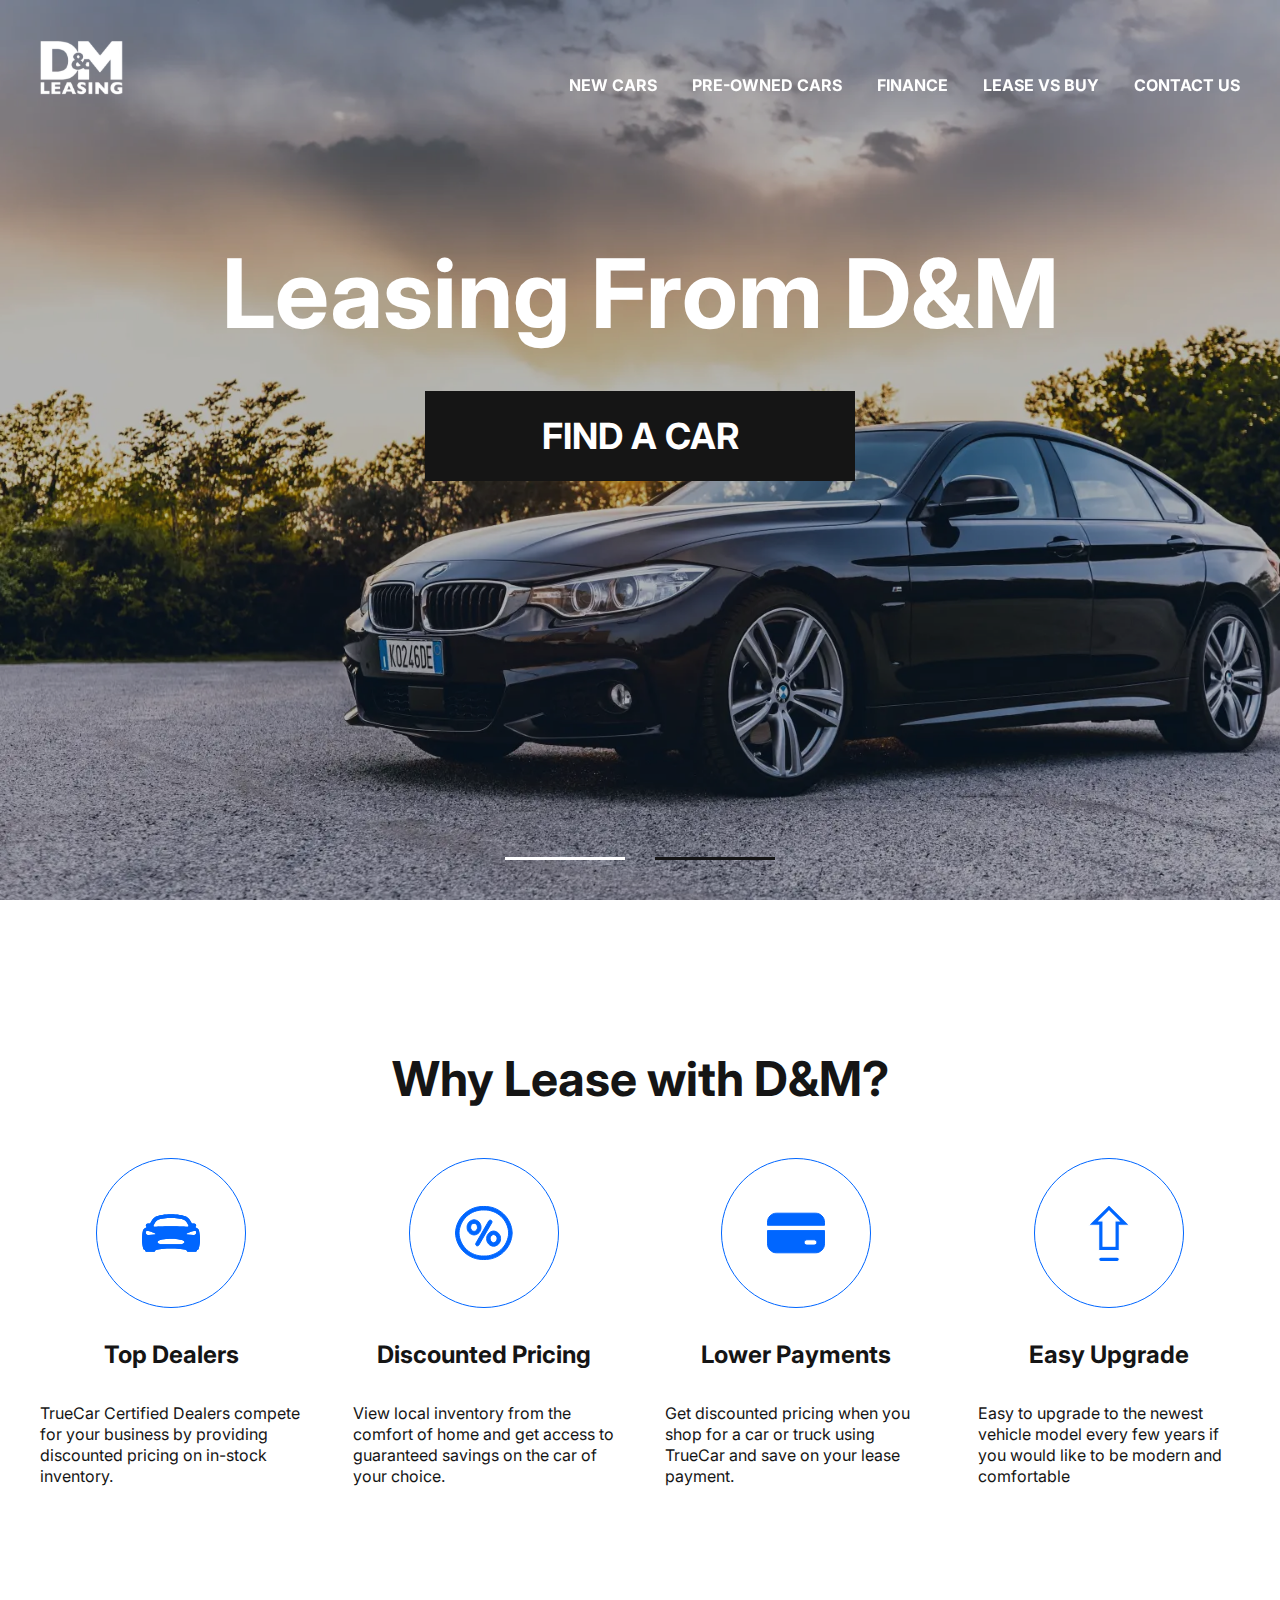
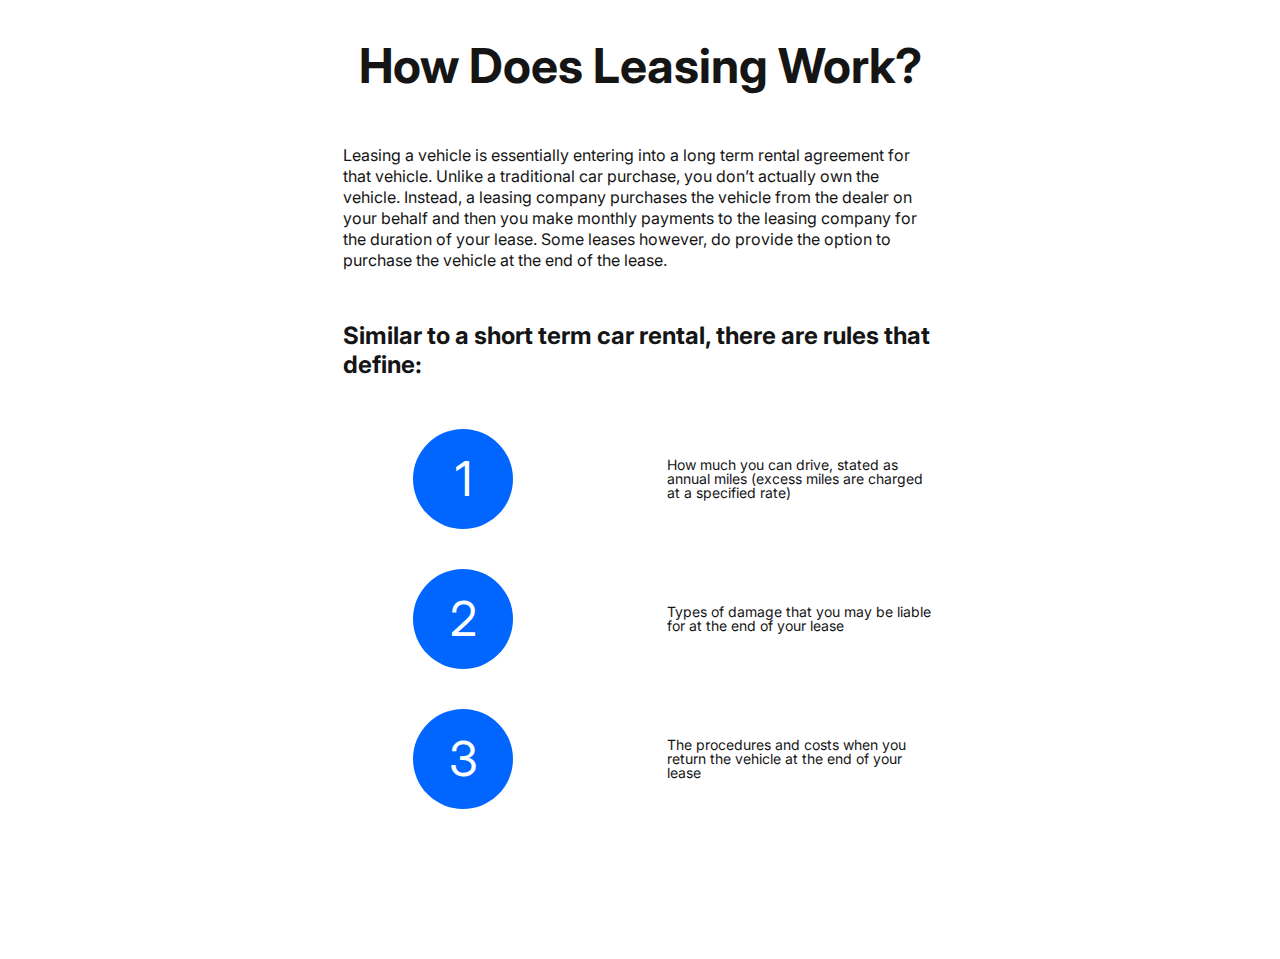
<file: index.html>
<!DOCTYPE html>
<html lang="ru">

<head>
	<title>Main</title>
	<meta charset="UTF-8">
	<meta name="format-detection" content="telephone=no">
	<!-- <style>body{opacity: 0;}</style> -->
	<link rel="stylesheet" href="css/style.min.css?_v=20230321223328">
	<link rel="shortcut icon" href="favicon.ico">
	<!-- <meta name="robots" content="noindex, nofollow"> -->
	<meta name="viewport" content="width=device-width, initial-scale=1.0">
</head>

<body>
	<div class="wrapper">
		<header class="header">
			<div class="header__container">
				<a href="index.html" class="header__logo"><img src="img/icons/logo.svg" alt="Logo"></a>
				<div class="header__menu menu">
					<nav class="menu__body">
						<ul class="menu__list">
							<li class="menu__item"><a href="catalog.html" class="menu__link">NEW CARS</a></li>
							<li class="menu__item"><a href="#" class="menu__link">PRE-OWNED CARS</a></li>
							<li class="menu__item"><a href="#" class="menu__link">FINANCE</a></li>
							<li class="menu__item"><a href="#" class="menu__link">LEASE VS BUY</a></li>
							<li class="menu__item"><a href="#" class="menu__link">CONTACT US</a></li>
						</ul>
					</nav>
					<button type="button" class="menu__icon icon-menu"><span></span></button>
				</div>
			</div>
		</header>
		<main class="page">
			<section class="page__main main-page">
				<div class="main-page__block">
					<div class="main-page__container">
						<h2 class="main-page__title title">Leasing From D&M</h2>
						<a href="catalog.html" data-lid="catalog" class="main-page__link button catalog-link">FIND A CAR</a>
					</div>
				</div>
			</section>
			<!-- Оболочка слайдера -->
			<div class="main-slider__wrapper">
				<div class="main-page__slider swiper">
					<!-- Двигающееся часть слайдера -->
					<div class="main-page__wrapper swiper-wrapper">
						<!-- Слайд -->
						<div class="main-page__slide swiper-slide">
							<div class="main-page__slide-image-block">
								<picture><source srcset="img/main-page/slide-image-1.webp" type="image/webp"><img src="img/main-page/slide-image-1.png" alt="Slide image" class="main-page__slide-image"></picture>
							</div>
						</div>
						<div class="main-page__slide swiper-slide">
							<div class="main-page__slide-image-block">
								<picture><source srcset="img/main-page/slide-image-2.webp" type="image/webp"><img src="img/main-page/slide-image-2.png" alt="Slide image" class="main-page__slide-image"></picture>
							</div>
						</div>
					</div>
					<!-- Если нужна пагинация -->
					<div class="swiper-pagination"></div>
				</div>
			</div>
			<section class="page__main why-page">
				<div class="why-page__container">
					<h2 class="why-page__title title">Why Lease with D&M?</h2>
					<div class="why-page__block">
						<div class="why-page__item why-page-item">
							<div class="why-page-item__icon-block">
								<svg width="60" height="39" viewBox="0 0 60 39" fill="none" xmlns="http://www.w3.org/2000/svg" class="why-page-item__icon">
									<mask id="path-1-inside-1_2_2137" fill="white">
										<path d="M59.7827 21.9643C59.3327 17.0393 58.5913 16.0802 58.3113 15.7194C57.6674 14.8858 56.6373 14.341 55.5471 13.7694C55.4855 13.7377 55.4322 13.6923 55.3916 13.6371C55.351 13.5818 55.3241 13.5181 55.3131 13.451C55.3021 13.3839 55.3072 13.3151 55.328 13.2503C55.3489 13.1854 55.385 13.1262 55.4333 13.0772C55.6352 12.8776 55.7904 12.6377 55.8882 12.3741C55.9859 12.1105 56.024 11.8294 55.9997 11.5501C55.9527 11.0548 55.7164 10.5948 55.3378 10.2614C54.9592 9.92797 54.4658 9.74544 53.9556 9.75H52.0053C51.9217 9.75048 51.8383 9.75577 51.7553 9.76584C51.6984 9.74177 51.6394 9.7226 51.579 9.70856C50.4239 7.32834 48.8424 4.06941 45.5644 2.47894C40.7024 0.121875 31.7461 0 29.9959 0C28.2456 0 19.2893 0.121875 14.4336 2.47528C11.1556 4.06575 9.5741 7.32469 8.41893 9.70491L8.40893 9.72441C8.35132 9.73231 8.29474 9.7462 8.24016 9.76584C8.1572 9.75577 8.07371 9.75048 7.99012 9.75H6.03608C5.52587 9.74544 5.03253 9.92797 4.65391 10.2614C4.2753 10.5948 4.03905 11.0548 3.99203 11.5501C3.96982 11.8288 4.0096 12.1088 4.10864 12.3711C4.20767 12.6334 4.36364 12.8717 4.56586 13.0699C4.61425 13.1188 4.65029 13.1781 4.67116 13.243C4.69203 13.3078 4.69715 13.3765 4.68612 13.4437C4.67509 13.5108 4.6482 13.5745 4.60759 13.6298C4.56698 13.685 4.51375 13.7303 4.4521 13.7621C3.36194 14.3374 2.32679 14.8822 1.68794 15.7121C1.4079 16.0777 0.667791 17.032 0.216475 21.957C-0.0335617 24.7284 -0.0710671 27.5974 0.125212 29.445C0.536522 33.2841 1.30789 35.6046 1.34039 35.7008C1.45876 36.0512 1.67664 36.3617 1.96874 36.5962C2.26085 36.8307 2.61519 36.9796 2.99063 37.0256V37.05C2.99063 37.5672 3.20138 38.0632 3.57651 38.4289C3.95163 38.7946 4.46042 39 4.99093 39H11.992C12.5225 39 13.0313 38.7946 13.4064 38.4289C13.7815 38.0632 13.9923 37.5672 13.9923 37.05C15.0687 37.05 15.8175 36.8623 16.6114 36.6624C17.7575 36.3614 18.9291 36.1611 20.1119 36.064C23.9262 35.7094 27.7193 35.5875 29.9959 35.5875C32.2262 35.5875 36.1868 35.7094 40.0073 36.064C41.1948 36.1613 42.371 36.3624 43.5216 36.6649C44.2817 36.855 45.0031 37.0305 46.002 37.0488C46.002 37.566 46.2127 38.0619 46.5878 38.4276C46.963 38.7933 47.4717 38.9988 48.0023 38.9988H55.0033C55.5338 38.9988 56.0426 38.7933 56.4177 38.4276C56.7928 38.0619 57.0036 37.566 57.0036 37.0488V37.0342C57.3799 36.989 57.7353 36.8405 58.0284 36.6059C58.3214 36.3714 58.5401 36.0604 58.6588 35.7094C58.6913 35.6131 59.4627 33.2926 59.874 29.4535C60.0703 27.6047 60.0353 24.7406 59.7827 21.9643ZM12.0345 11.3722C13.0346 9.30028 14.1785 6.95541 16.2151 5.967C19.158 4.53863 25.2577 3.89512 29.9959 3.89512C34.7341 3.89512 40.8337 4.53375 43.7766 5.967C45.8132 6.95541 46.9521 9.3015 47.9572 11.3722L48.0823 11.6366C48.1554 11.7872 48.1877 11.9535 48.1761 12.1197C48.1646 12.2859 48.1095 12.4464 48.0163 12.586C47.923 12.7256 47.7946 12.8395 47.6433 12.917C47.4921 12.9944 47.3229 13.0328 47.1521 13.0284C42.9978 12.9187 34.2465 12.5677 29.9959 12.5677C25.7452 12.5677 16.9939 12.9273 12.8333 13.037C12.6625 13.0413 12.4934 13.0029 12.3421 12.9255C12.1909 12.848 12.0625 12.7341 11.9692 12.5945C11.8759 12.455 11.8209 12.2944 11.8093 12.1282C11.7978 11.962 11.8301 11.7957 11.9032 11.6452C11.947 11.555 11.9932 11.4636 12.0345 11.3722ZM13.5259 21.0771C11.3754 21.3294 9.21106 21.4539 7.04498 21.45C5.71978 21.45 4.35333 21.0844 4.09955 19.9339C3.92577 19.16 3.94452 18.7249 4.03829 18.2873C4.11705 17.9156 4.24207 17.6451 4.86716 17.55C6.4924 17.3062 7.40128 17.6122 10.0617 18.3763C11.8257 18.8821 13.0984 19.5561 13.8235 20.0899C14.1873 20.3531 13.9935 21.0405 13.5259 21.0771ZM41.2025 31.0708C39.5573 31.2536 36.2668 31.1866 30.0334 31.1866C23.7999 31.1866 20.5107 31.2536 18.8655 31.0708C17.1677 30.8868 15.0036 29.3219 16.4814 27.9277C17.4653 27.0087 19.7606 26.3213 22.8173 25.935C25.874 25.5487 27.1679 25.35 30.0209 25.35C32.8738 25.35 34.0364 25.4719 37.2244 25.9362C40.4124 26.4006 42.8215 27.0965 43.5604 27.9289C44.9081 29.4206 42.899 30.877 41.2025 31.0781V31.0708ZM55.8922 19.9327C55.6421 21.088 54.2669 21.4488 52.9467 21.4488C50.7392 21.4493 48.5335 21.3248 46.3408 21.0758C45.9582 21.0405 45.7807 20.386 46.1682 20.0887C46.8821 19.5414 48.1685 18.8809 49.93 18.3751C52.5904 17.6109 54.1244 17.305 55.4421 17.5598C55.7634 17.6219 55.9334 17.9583 55.9534 18.1691C56.0416 18.7562 56.0209 19.354 55.8922 19.9339V19.9327Z" />
									</mask>
									<path d="M59.7827 21.9643C59.3327 17.0393 58.5913 16.0802 58.3113 15.7194C57.6674 14.8858 56.6373 14.341 55.5471 13.7694C55.4855 13.7377 55.4322 13.6923 55.3916 13.6371C55.351 13.5818 55.3241 13.5181 55.3131 13.451C55.3021 13.3839 55.3072 13.3151 55.328 13.2503C55.3489 13.1854 55.385 13.1262 55.4333 13.0772C55.6352 12.8776 55.7904 12.6377 55.8882 12.3741C55.9859 12.1105 56.024 11.8294 55.9997 11.5501C55.9527 11.0548 55.7164 10.5948 55.3378 10.2614C54.9592 9.92797 54.4658 9.74544 53.9556 9.75H52.0053C51.9217 9.75048 51.8383 9.75577 51.7553 9.76584C51.6984 9.74177 51.6394 9.7226 51.579 9.70856C50.4239 7.32834 48.8424 4.06941 45.5644 2.47894C40.7024 0.121875 31.7461 0 29.9959 0C28.2456 0 19.2893 0.121875 14.4336 2.47528C11.1556 4.06575 9.5741 7.32469 8.41893 9.70491L8.40893 9.72441C8.35132 9.73231 8.29474 9.7462 8.24016 9.76584C8.1572 9.75577 8.07371 9.75048 7.99012 9.75H6.03608C5.52587 9.74544 5.03253 9.92797 4.65391 10.2614C4.2753 10.5948 4.03905 11.0548 3.99203 11.5501C3.96982 11.8288 4.0096 12.1088 4.10864 12.3711C4.20767 12.6334 4.36364 12.8717 4.56586 13.0699C4.61425 13.1188 4.65029 13.1781 4.67116 13.243C4.69203 13.3078 4.69715 13.3765 4.68612 13.4437C4.67509 13.5108 4.6482 13.5745 4.60759 13.6298C4.56698 13.685 4.51375 13.7303 4.4521 13.7621C3.36194 14.3374 2.32679 14.8822 1.68794 15.7121C1.4079 16.0777 0.667791 17.032 0.216475 21.957C-0.0335617 24.7284 -0.0710671 27.5974 0.125212 29.445C0.536522 33.2841 1.30789 35.6046 1.34039 35.7008C1.45876 36.0512 1.67664 36.3617 1.96874 36.5962C2.26085 36.8307 2.61519 36.9796 2.99063 37.0256V37.05C2.99063 37.5672 3.20138 38.0632 3.57651 38.4289C3.95163 38.7946 4.46042 39 4.99093 39H11.992C12.5225 39 13.0313 38.7946 13.4064 38.4289C13.7815 38.0632 13.9923 37.5672 13.9923 37.05C15.0687 37.05 15.8175 36.8623 16.6114 36.6624C17.7575 36.3614 18.9291 36.1611 20.1119 36.064C23.9262 35.7094 27.7193 35.5875 29.9959 35.5875C32.2262 35.5875 36.1868 35.7094 40.0073 36.064C41.1948 36.1613 42.371 36.3624 43.5216 36.6649C44.2817 36.855 45.0031 37.0305 46.002 37.0488C46.002 37.566 46.2127 38.0619 46.5878 38.4276C46.963 38.7933 47.4717 38.9988 48.0023 38.9988H55.0033C55.5338 38.9988 56.0426 38.7933 56.4177 38.4276C56.7928 38.0619 57.0036 37.566 57.0036 37.0488V37.0342C57.3799 36.989 57.7353 36.8405 58.0284 36.6059C58.3214 36.3714 58.5401 36.0604 58.6588 35.7094C58.6913 35.6131 59.4627 33.2926 59.874 29.4535C60.0703 27.6047 60.0353 24.7406 59.7827 21.9643ZM12.0345 11.3722C13.0346 9.30028 14.1785 6.95541 16.2151 5.967C19.158 4.53863 25.2577 3.89512 29.9959 3.89512C34.7341 3.89512 40.8337 4.53375 43.7766 5.967C45.8132 6.95541 46.9521 9.3015 47.9572 11.3722L48.0823 11.6366C48.1554 11.7872 48.1877 11.9535 48.1761 12.1197C48.1646 12.2859 48.1095 12.4464 48.0163 12.586C47.923 12.7256 47.7946 12.8395 47.6433 12.917C47.4921 12.9944 47.3229 13.0328 47.1521 13.0284C42.9978 12.9187 34.2465 12.5677 29.9959 12.5677C25.7452 12.5677 16.9939 12.9273 12.8333 13.037C12.6625 13.0413 12.4934 13.0029 12.3421 12.9255C12.1909 12.848 12.0625 12.7341 11.9692 12.5945C11.8759 12.455 11.8209 12.2944 11.8093 12.1282C11.7978 11.962 11.8301 11.7957 11.9032 11.6452C11.947 11.555 11.9932 11.4636 12.0345 11.3722ZM13.5259 21.0771C11.3754 21.3294 9.21106 21.4539 7.04498 21.45C5.71978 21.45 4.35333 21.0844 4.09955 19.9339C3.92577 19.16 3.94452 18.7249 4.03829 18.2873C4.11705 17.9156 4.24207 17.6451 4.86716 17.55C6.4924 17.3062 7.40128 17.6122 10.0617 18.3763C11.8257 18.8821 13.0984 19.5561 13.8235 20.0899C14.1873 20.3531 13.9935 21.0405 13.5259 21.0771ZM41.2025 31.0708C39.5573 31.2536 36.2668 31.1866 30.0334 31.1866C23.7999 31.1866 20.5107 31.2536 18.8655 31.0708C17.1677 30.8868 15.0036 29.3219 16.4814 27.9277C17.4653 27.0087 19.7606 26.3213 22.8173 25.935C25.874 25.5487 27.1679 25.35 30.0209 25.35C32.8738 25.35 34.0364 25.4719 37.2244 25.9362C40.4124 26.4006 42.8215 27.0965 43.5604 27.9289C44.9081 29.4206 42.899 30.877 41.2025 31.0781V31.0708ZM55.8922 19.9327C55.6421 21.088 54.2669 21.4488 52.9467 21.4488C50.7392 21.4493 48.5335 21.3248 46.3408 21.0758C45.9582 21.0405 45.7807 20.386 46.1682 20.0887C46.8821 19.5414 48.1685 18.8809 49.93 18.3751C52.5904 17.6109 54.1244 17.305 55.4421 17.5598C55.7634 17.6219 55.9334 17.9583 55.9534 18.1691C56.0416 18.7562 56.0209 19.354 55.8922 19.9339V19.9327Z" fill="#0066FF" />
									<path d="M59.7827 21.9643L60.7786 21.8737L60.7786 21.8733L59.7827 21.9643ZM58.3113 15.7194L57.5198 16.3307L57.5213 16.3326L58.3113 15.7194ZM55.5471 13.7694L56.0115 12.8838L56.0053 12.8806L55.5471 13.7694ZM55.4333 13.0772L54.7302 12.366L54.722 12.3743L55.4333 13.0772ZM55.9997 11.5501L56.996 11.4635L56.9952 11.4556L55.9997 11.5501ZM53.9556 9.75V10.75L53.9646 10.75L53.9556 9.75ZM52.0053 9.75V8.74998L51.9996 8.75002L52.0053 9.75ZM51.7553 9.76584L51.3658 10.6869L51.6113 10.7907L51.8758 10.7586L51.7553 9.76584ZM51.579 9.70856L50.6794 10.1452L50.8877 10.5745L51.3525 10.6826L51.579 9.70856ZM45.5644 2.47894L46.0009 1.57925L46.0006 1.5791L45.5644 2.47894ZM14.4336 2.47528L13.9974 1.5754L13.997 1.57559L14.4336 2.47528ZM8.41893 9.70491L9.30871 10.1613L9.31375 10.1515L9.31858 10.1415L8.41893 9.70491ZM8.40893 9.72441L8.5448 10.7151L9.06093 10.6444L9.2987 10.1808L8.40893 9.72441ZM8.24016 9.76584L8.11964 10.7586L8.35538 10.7872L8.57881 10.7068L8.24016 9.76584ZM7.99012 9.75L7.9959 8.75H7.99012V9.75ZM6.03608 9.75L6.02714 10.75H6.03608V9.75ZM3.99203 11.5501L2.99651 11.4556L2.99579 11.4631L2.99519 11.4707L3.99203 11.5501ZM4.56586 13.0699L5.27719 12.367L5.27149 12.3612L5.26569 12.3556L4.56586 13.0699ZM4.4521 13.7621L3.9939 12.8732L3.98541 12.8777L4.4521 13.7621ZM1.68794 15.7121L0.895503 15.1022L0.894051 15.1041L1.68794 15.7121ZM0.216475 21.957L-0.779353 21.8657L-0.77948 21.8671L0.216475 21.957ZM0.125212 29.445L-0.869193 29.5506L-0.869098 29.5515L0.125212 29.445ZM1.34039 35.7008L0.392928 36.0207L0.392992 36.0209L1.34039 35.7008ZM2.99063 37.0256H3.99063V36.1408L3.11236 36.0331L2.99063 37.0256ZM2.99063 37.05H1.99063H2.99063ZM13.9923 37.05V36.05H12.9923V37.05H13.9923ZM16.6114 36.6624L16.8556 37.6322L16.8654 37.6296L16.6114 36.6624ZM20.1119 36.064L20.1937 37.0607L20.2045 37.0597L20.1119 36.064ZM40.0073 36.064L39.9149 37.0598L39.9257 37.0607L40.0073 36.064ZM43.5216 36.6649L43.2673 37.6321L43.2789 37.635L43.5216 36.6649ZM46.002 37.0488H47.002V36.0669L46.0203 36.049L46.002 37.0488ZM57.0036 37.0342L56.8844 36.0413L56.0036 36.147V37.0342H57.0036ZM58.6588 35.7094L59.6061 36.0298L59.6063 36.0292L58.6588 35.7094ZM59.874 29.4535L60.8683 29.5601L60.8684 29.5591L59.874 29.4535ZM12.0345 11.3722L11.1339 10.9374L11.1283 10.949L11.123 10.9608L12.0345 11.3722ZM16.2151 5.967L16.6517 6.86664L16.6517 6.86664L16.2151 5.967ZM43.7766 5.967L43.3388 6.86605L43.34 6.86664L43.7766 5.967ZM47.9572 11.3722L48.8614 10.9448L48.8569 10.9355L47.9572 11.3722ZM48.0823 11.6366L47.1781 12.064L47.1827 12.0734L48.0823 11.6366ZM47.1521 13.0284L47.1257 14.0281L47.1266 14.0281L47.1521 13.0284ZM12.8333 13.037L12.8588 14.0366L12.8597 14.0366L12.8333 13.037ZM11.9032 11.6452L12.8028 12.082L12.8029 12.0817L11.9032 11.6452ZM13.5259 21.0771L13.448 20.0801L13.4287 20.0816L13.4094 20.0839L13.5259 21.0771ZM7.04498 21.45L7.04679 20.45H7.04498V21.45ZM4.09955 19.9339L5.07608 19.7185L5.07525 19.7148L4.09955 19.9339ZM4.03829 18.2873L5.01609 18.4969L5.01657 18.4946L4.03829 18.2873ZM4.86716 17.55L4.71884 16.5611L4.71681 16.5614L4.86716 17.55ZM10.0617 18.3763L9.7856 19.3375L9.78606 19.3376L10.0617 18.3763ZM13.8235 20.0899L13.2306 20.8952L13.2373 20.9L13.8235 20.0899ZM41.2025 31.0708H42.2025V29.9535L41.0921 30.0769L41.2025 31.0708ZM18.8655 31.0708L18.9759 30.0769L18.9732 30.0766L18.8655 31.0708ZM16.4814 27.9277L15.7988 27.1968L15.7951 27.2003L16.4814 27.9277ZM43.5604 27.9289L42.8124 28.5927L42.8183 28.5992L43.5604 27.9289ZM41.2025 31.0781H40.2025V32.2037L41.3202 32.0712L41.2025 31.0781ZM55.8922 19.9327H56.8922L54.9148 19.7211L55.8922 19.9327ZM52.9467 21.4488V20.4488H52.9465L52.9467 21.4488ZM46.3408 21.0758L46.4536 20.0822L46.4432 20.081L46.4328 20.0801L46.3408 21.0758ZM46.1682 20.0887L45.5598 19.295L45.5595 19.2953L46.1682 20.0887ZM49.93 18.3751L50.206 19.3363L50.2061 19.3362L49.93 18.3751ZM55.4421 17.5598L55.632 16.578L55.6319 16.5779L55.4421 17.5598ZM55.9534 18.1691L54.9579 18.2636L54.9605 18.2907L54.9645 18.3177L55.9534 18.1691ZM55.8922 19.9339H54.8922L56.8684 20.1505L55.8922 19.9339ZM60.7786 21.8733C60.3222 16.8797 59.5556 15.6916 59.1012 15.1062L57.5213 16.3326C57.627 16.4688 58.3431 17.199 58.7869 22.0553L60.7786 21.8733ZM59.1027 15.1082C58.2998 14.0686 57.0513 13.429 56.0115 12.8838L55.0828 14.6551C56.2232 15.2531 57.035 15.703 57.5198 16.3307L59.1027 15.1082ZM56.0053 12.8806C56.0793 12.9187 56.1456 12.9743 56.1974 13.0449L54.5858 14.2292C54.7189 14.4104 54.8917 14.5566 55.0889 14.6583L56.0053 12.8806ZM56.1974 13.0449C56.2494 13.1157 56.2851 13.199 56.2999 13.2888L54.3263 13.6131C54.3631 13.8372 54.4526 14.048 54.5858 14.2292L56.1974 13.0449ZM56.2999 13.2888C56.3146 13.3786 56.3077 13.4705 56.28 13.5565L54.3761 12.944C54.3067 13.1598 54.2895 13.3891 54.3263 13.6131L56.2999 13.2888ZM56.28 13.5565C56.2523 13.6425 56.2053 13.7187 56.1447 13.7801L54.722 12.3743C54.5646 12.5336 54.4455 12.7283 54.3761 12.944L56.28 13.5565ZM56.1364 13.7883C56.441 13.4872 56.6768 13.1236 56.8258 12.7218L54.9506 12.0264C54.904 12.1519 54.8295 12.268 54.7303 12.3661L56.1364 13.7883ZM56.8258 12.7218C56.9748 12.32 57.0331 11.8906 56.9959 11.4635L55.0034 11.6367C55.0149 11.7683 54.997 11.9011 54.9506 12.0264L56.8258 12.7218ZM56.9952 11.4556C56.9238 10.7031 56.5653 10.0099 55.9987 9.51093L54.6769 11.0119C54.8676 11.1798 54.9816 11.4065 55.0042 11.6446L56.9952 11.4556ZM55.9987 9.51093C55.4329 9.01262 54.7002 8.7433 53.9467 8.75004L53.9646 10.75C54.2315 10.7476 54.4855 10.8433 54.6769 11.0119L55.9987 9.51093ZM53.9556 8.75H52.0053V10.75H53.9556V8.75ZM51.9996 8.75002C51.8776 8.75072 51.7558 8.75844 51.6348 8.77313L51.8758 10.7586C51.9207 10.7531 51.9659 10.7502 52.0111 10.75L51.9996 8.75002ZM52.1448 8.84481C52.035 8.7984 51.9215 8.76153 51.8056 8.73456L51.3525 10.6826C51.3573 10.6837 51.3617 10.6851 51.3658 10.6869L52.1448 8.84481ZM52.4787 9.27195C51.3452 6.93632 49.6354 3.34271 46.0009 1.57925L45.1279 3.37863C48.0493 4.7961 49.5026 7.72037 50.6794 10.1452L52.4787 9.27195ZM46.0006 1.5791C43.4045 0.320496 39.803 -0.311774 36.7187 -0.638854C33.6046 -0.969093 30.8895 -1 29.9959 -1V1C30.8525 1 33.4906 1.03003 36.5078 1.34999C39.5547 1.67312 42.8624 2.28032 45.1282 3.37877L46.0006 1.5791ZM29.9959 -1C29.1022 -1 26.3871 -0.969093 23.2739 -0.639323C20.1906 -0.312718 16.5905 0.318605 13.9974 1.5754L14.8697 3.37516C17.1323 2.27855 20.4383 1.67223 23.4846 1.34955C26.501 1.03003 29.1392 1 29.9959 1V-1ZM13.997 1.57559C10.3625 3.33905 8.65281 6.93267 7.51929 9.26829L9.31858 10.1415C10.4954 7.71671 11.9487 4.79245 14.8701 3.37497L13.997 1.57559ZM7.52916 9.2485L7.51916 9.268L9.2987 10.1808L9.30871 10.1613L7.52916 9.2485ZM8.27307 8.73368C8.14646 8.75104 8.0219 8.7816 7.9015 8.82493L8.57881 10.7068C8.56757 10.7108 8.55617 10.7136 8.5448 10.7151L8.27307 8.73368ZM8.36067 8.77313C8.23963 8.75844 8.11783 8.75072 7.9959 8.75002L7.98434 10.75C8.02959 10.7502 8.07477 10.7531 8.11964 10.7586L8.36067 8.77313ZM7.99012 8.75H6.03608V10.75H7.99012V8.75ZM6.04502 8.75004C5.29151 8.7433 4.55886 9.01262 3.99301 9.51093L5.31482 11.0119C5.50621 10.8433 5.76023 10.7476 6.02714 10.75L6.04502 8.75004ZM3.99301 9.51093C3.42646 10.0099 3.06794 10.7031 2.99651 11.4556L4.98755 11.6446C5.01016 11.4065 5.12413 11.1798 5.31482 11.0119L3.99301 9.51093ZM2.99519 11.4707C2.96124 11.8967 3.02214 12.3245 3.1731 12.7243L5.04417 12.0179C4.99706 11.8931 4.97841 11.7608 4.98887 11.6295L2.99519 11.4707ZM3.1731 12.7243C3.32403 13.1241 3.56097 13.4853 3.86604 13.7842L5.26569 12.3556C5.1663 12.2582 5.09131 12.1427 5.04417 12.0179L3.1731 12.7243ZM3.85454 13.7727C3.7939 13.7114 3.74686 13.6352 3.71921 13.5492L5.62311 12.9367C5.55373 12.721 5.43459 12.5263 5.27719 12.367L3.85454 13.7727ZM3.71921 13.5492C3.69154 13.4632 3.68459 13.3713 3.69936 13.2815L5.67288 13.6058C5.70971 13.3817 5.69253 13.1525 5.62311 12.9367L3.71921 13.5492ZM3.69936 13.2815C3.71411 13.1917 3.74981 13.1083 3.80177 13.0376L5.41341 14.2219C5.5466 14.0407 5.63606 13.8299 5.67288 13.6058L3.69936 13.2815ZM3.80177 13.0376C3.85365 12.967 3.91995 12.9114 3.99392 12.8733L4.91027 14.651C5.10755 14.5493 5.28031 14.4031 5.41341 14.2219L3.80177 13.0376ZM3.98541 12.8777C2.95091 13.4236 1.69383 14.065 0.895505 15.1022L2.48038 16.3221C2.95975 15.6993 3.77296 15.2512 4.91879 14.6465L3.98541 12.8777ZM0.894051 15.1041C0.444623 15.6908 -0.321455 16.869 -0.779352 21.8657L1.2123 22.0483C1.65704 17.1951 2.37118 16.4647 2.48183 16.3202L0.894051 15.1041ZM-0.77948 21.8671C-1.03268 24.6737 -1.07496 27.6137 -0.869193 29.5506L1.11962 29.3394C0.932821 27.581 0.965558 24.7832 1.21243 22.0469L-0.77948 21.8671ZM-0.869098 29.5515C-0.448456 33.4777 0.342237 35.8706 0.392928 36.0207L2.28785 35.381C2.27354 35.3386 1.5215 33.0904 1.11952 29.3385L-0.869098 29.5515ZM0.392992 36.0209C0.573255 36.5545 0.903855 37.0237 1.34273 37.376L2.59476 35.8164C2.44942 35.6997 2.34426 35.5479 2.28779 35.3808L0.392992 36.0209ZM1.34273 37.376C1.78137 37.7281 2.31077 37.9497 2.86891 38.0182L3.11236 36.0331C2.91962 36.0094 2.74033 35.9332 2.59476 35.8164L1.34273 37.376ZM1.99063 37.0256V37.05H3.99063V37.0256H1.99063ZM1.99063 37.05C1.99063 37.8407 2.31309 38.5938 2.87846 39.1449L4.27455 37.7128C4.08967 37.5326 3.99063 37.2936 3.99063 37.05H1.99063ZM2.87846 39.1449C3.44297 39.6952 4.2033 40 4.99093 40V38C4.71753 38 4.4603 37.8939 4.27455 37.7128L2.87846 39.1449ZM4.99093 40H11.992V38H4.99093V40ZM11.992 40C12.7796 40 13.5399 39.6952 14.1044 39.1449L12.7083 37.7128C12.5226 37.8939 12.2654 38 11.992 38V40ZM14.1044 39.1449C14.6698 38.5938 14.9923 37.8407 14.9923 37.05H12.9923C12.9923 37.2936 12.8932 37.5326 12.7083 37.7128L14.1044 39.1449ZM13.9923 38.05C15.2012 38.05 16.0526 37.8343 16.8555 37.6322L16.3672 35.6927C15.5824 35.8903 14.9362 36.05 13.9923 36.05V38.05ZM16.8654 37.6296C17.9551 37.3434 19.0689 37.153 20.1937 37.0607L20.0301 35.0674C18.7892 35.1692 17.56 35.3793 16.3573 35.6953L16.8654 37.6296ZM20.2045 37.0597C23.9846 36.7083 27.7466 36.5875 29.9959 36.5875V34.5875C27.692 34.5875 23.8678 34.7105 20.0193 35.0683L20.2045 37.0597ZM29.9959 36.5875C32.2001 36.5875 36.1295 36.7084 39.9149 37.0598L40.0998 35.0683C36.244 34.7104 32.2522 34.5875 29.9959 34.5875V36.5875ZM39.9257 37.0607C41.055 37.1532 42.1734 37.3444 43.2674 37.632L43.7758 35.6977C42.5686 35.3804 41.3347 35.1694 40.089 35.0674L39.9257 37.0607ZM43.2789 37.635C44.049 37.8276 44.8638 38.0281 45.9837 38.0486L46.0203 36.049C45.1424 36.0329 44.5144 35.8824 43.7642 35.6948L43.2789 37.635ZM45.002 37.0488C45.002 37.8395 45.3244 38.5925 45.8898 39.1437L47.2859 37.7116C47.101 37.5314 47.002 37.2924 47.002 37.0488H45.002ZM45.8898 39.1437C46.4543 39.694 47.2146 39.9988 48.0023 39.9988V37.9988C47.7289 37.9988 47.4716 37.8927 47.2859 37.7116L45.8898 39.1437ZM48.0023 39.9988H55.0033V37.9988H48.0023V39.9988ZM55.0033 39.9988C55.7909 39.9988 56.5512 39.694 57.1158 39.1437L55.7197 37.7116C55.5339 37.8927 55.2767 37.9988 55.0033 37.9988V39.9988ZM57.1158 39.1437C57.6811 38.5925 58.0036 37.8395 58.0036 37.0488H56.0036C56.0036 37.2924 55.9045 37.5314 55.7197 37.7116L57.1158 39.1437ZM58.0036 37.0488V37.0342H56.0036V37.0488H58.0036ZM57.1228 38.027C57.6822 37.9599 58.2132 37.7388 58.6533 37.3866L57.4035 35.8252C57.2575 35.9421 57.0776 36.0181 56.8844 36.0413L57.1228 38.027ZM58.6533 37.3866C59.0935 37.0343 59.4253 36.5644 59.6061 36.0298L57.7115 35.389C57.6549 35.5565 57.5494 35.7085 57.4035 35.8252L58.6533 37.3866ZM59.6063 36.0292C59.657 35.8791 60.4477 33.4862 60.8683 29.5601L58.8797 29.347C58.4777 33.099 57.7257 35.3471 57.7114 35.3895L59.6063 36.0292ZM60.8684 29.5591C61.0741 27.6214 61.0345 24.6864 60.7786 21.8737L58.7868 22.0549C59.0361 24.7949 59.0664 27.5879 58.8796 29.348L60.8684 29.5591ZM12.935 11.8069C13.4403 10.7602 13.945 9.72523 14.5603 8.82955C15.1728 7.93804 15.848 7.25672 16.6517 6.86664L15.7785 5.06736C14.5456 5.66569 13.6305 6.65101 12.9119 7.69701C12.1961 8.73883 11.6288 9.91223 11.1339 10.9374L12.935 11.8069ZM16.6517 6.86664C17.9752 6.22426 20.106 5.72244 22.5676 5.38622C25.0031 5.05356 27.6671 4.89512 29.9959 4.89512V2.89512C27.5864 2.89512 24.8315 3.05844 22.2969 3.40462C19.7884 3.74725 17.3979 4.28137 15.7784 5.06737L16.6517 6.86664ZM29.9959 4.89512C32.325 4.89512 34.989 5.05238 37.4244 5.38443C39.886 5.72004 42.016 6.22183 43.3388 6.86605L44.2145 5.06795C42.5943 4.27892 40.2031 3.74477 37.6946 3.40276C35.1599 3.05718 32.405 2.89512 29.9959 2.89512V4.89512ZM43.34 6.86664C44.1432 7.25647 44.8171 7.93763 45.4292 8.82958C46.0445 9.72608 46.549 10.761 47.0576 11.8088L48.8569 10.9355C48.3604 9.91267 47.7929 8.7392 47.0782 7.69789C46.3605 6.65203 45.4466 5.66594 44.2133 5.06736L43.34 6.86664ZM47.0532 11.7995L47.1782 12.064L48.9863 11.2093L48.8613 10.9448L47.0532 11.7995ZM47.1827 12.0734C47.1798 12.0675 47.1779 12.0594 47.1785 12.0503L49.1737 12.189C49.1975 11.8476 49.1309 11.5069 48.9818 11.1998L47.1827 12.0734ZM47.1785 12.0503C47.1792 12.0413 47.1821 12.0345 47.1848 12.0304L48.8477 13.1416C49.037 12.8584 49.15 12.5304 49.1737 12.189L47.1785 12.0503ZM47.1848 12.0304C47.1875 12.0264 47.1891 12.026 47.1876 12.0268L48.0991 13.8071C48.4001 13.653 48.6585 13.4247 48.8477 13.1416L47.1848 12.0304ZM47.1876 12.0268C47.1859 12.0277 47.1823 12.0289 47.1776 12.0288L47.1266 14.0281C47.4636 14.0367 47.7982 13.9611 48.0991 13.8071L47.1876 12.0268ZM47.1785 12.0288C43.0561 11.9199 34.2629 11.5677 29.9959 11.5677V13.5677C34.2301 13.5677 42.9394 13.9176 47.1257 14.0281L47.1785 12.0288ZM29.9959 11.5677C25.7293 11.5677 16.9335 11.9285 12.807 12.0373L12.8597 14.0366C17.0544 13.926 25.7612 13.5677 29.9959 13.5677V11.5677ZM12.8078 12.0373C12.8031 12.0374 12.7996 12.0363 12.7979 12.0354L11.8864 13.8156C12.1872 13.9696 12.5219 14.0452 12.8588 14.0366L12.8078 12.0373ZM12.7979 12.0354C12.7963 12.0346 12.798 12.0349 12.8006 12.0389L11.1378 13.1502C11.3269 13.4332 11.5854 13.6615 11.8864 13.8156L12.7979 12.0354ZM12.8006 12.0389C12.8034 12.043 12.8063 12.0499 12.8069 12.0589L10.8117 12.1976C10.8355 12.539 10.9485 12.8669 11.1378 13.1502L12.8006 12.0389ZM12.8069 12.0589C12.8075 12.0679 12.8056 12.076 12.8028 12.082L11.0036 11.2084C10.8545 11.5154 10.788 11.8561 10.8117 12.1976L12.8069 12.0589ZM12.8029 12.0817C12.8366 12.0121 12.8971 11.8917 12.9459 11.7835L11.123 10.9608C11.0893 11.0354 11.0573 11.0978 11.0035 11.2086L12.8029 12.0817ZM13.4094 20.0839C11.2981 20.3316 9.17334 20.4539 7.04679 20.45L7.04316 22.45C9.24878 22.454 11.4526 22.3272 13.6425 22.0702L13.4094 20.0839ZM7.04498 20.45C6.45529 20.45 5.93506 20.366 5.57047 20.2069C5.22721 20.0571 5.11393 19.8901 5.07607 19.7185L3.12302 20.1493C3.33895 21.1282 4.03579 21.7193 4.7705 22.0399C5.48388 22.3512 6.30947 22.45 7.04498 22.45V20.45ZM5.07525 19.7148C4.92834 19.0605 4.9569 18.7731 5.01609 18.4969L3.06049 18.0778C2.93215 18.6767 2.9232 19.2594 3.12384 20.153L5.07525 19.7148ZM5.01657 18.4946C5.02358 18.4615 5.02904 18.4395 5.0333 18.4244C5.03749 18.4095 5.03932 18.4057 5.03787 18.4093C5.03623 18.4132 5.03073 18.4258 5.01981 18.4434C5.00858 18.4615 4.99343 18.4819 4.97415 18.5023C4.95482 18.5227 4.9354 18.5388 4.91831 18.5505C4.90162 18.562 4.8906 18.5671 4.88901 18.5678C4.88778 18.5683 4.89613 18.5646 4.91746 18.5588C4.9389 18.5529 4.97136 18.5457 5.01751 18.5386L4.71681 16.5614C4.28492 16.627 3.85167 16.7787 3.52155 17.1276C3.20195 17.4652 3.10653 17.8605 3.06001 18.0801L5.01657 18.4946ZM5.01548 18.5389C6.38315 18.3338 7.06673 18.5565 9.7856 19.3375L10.3377 17.4152C7.73583 16.6678 6.60165 16.2787 4.71884 16.5611L5.01548 18.5389ZM9.78606 19.3376C11.455 19.8161 12.6159 20.4427 13.2306 20.8952L14.4163 19.2846C13.5808 18.6695 12.1964 17.9481 10.3373 17.415L9.78606 19.3376ZM13.2373 20.9C12.9731 20.7089 13.0094 20.4466 13.0269 20.3869C13.047 20.3187 13.1552 20.103 13.448 20.0801L13.6039 22.074C14.3643 22.0146 14.8032 21.4369 14.946 20.95C15.0864 20.4717 15.0376 19.7341 14.4097 19.2797L13.2373 20.9ZM41.0921 30.0769C39.5201 30.2516 36.3318 30.1866 30.0334 30.1866V32.1866C36.2018 32.1866 39.5944 32.2556 41.3129 32.0647L41.0921 30.0769ZM30.0334 30.1866C23.7349 30.1866 20.5479 30.2516 18.9759 30.0769L18.755 32.0647C20.4735 32.2556 23.8649 32.1866 30.0334 32.1866V30.1866ZM18.9732 30.0766C18.3271 30.0066 17.5882 29.6582 17.2018 29.2583C17.0153 29.0652 16.9915 28.9456 16.9898 28.9187C16.9892 28.9097 16.9889 28.8947 17.0029 28.8636C17.0187 28.8282 17.0606 28.756 17.1676 28.655L15.7951 27.2003C15.2593 27.7058 14.9497 28.3393 14.9937 29.0435C15.0352 29.7079 15.3814 30.2524 15.7634 30.6479C16.5141 31.425 17.7061 31.951 18.7577 32.065L18.9732 30.0766ZM17.1639 28.6585C17.4904 28.3535 18.1377 28.0067 19.1686 27.6866C20.1746 27.3742 21.4516 27.1156 22.9427 26.9271L22.6919 24.9429C21.1263 25.1408 19.7272 25.419 18.5755 25.7766C17.4486 26.1265 16.4562 26.5829 15.7988 27.1968L17.1639 28.6585ZM22.9427 26.9271C26.0053 26.54 27.2397 26.35 30.0209 26.35V24.35C27.0961 24.35 25.7427 24.5573 22.6919 24.9429L22.9427 26.9271ZM30.0209 26.35C32.8107 26.35 33.9227 26.4659 37.0803 26.9258L37.3686 24.9467C34.1502 24.4779 32.9369 24.35 30.0209 24.35V26.35ZM37.0803 26.9258C38.6455 27.1538 39.9902 27.4347 41.0169 27.7504C41.5304 27.9082 41.9452 28.069 42.2602 28.2263C42.5866 28.3893 42.7483 28.5204 42.8125 28.5927L44.3082 27.265C44.003 26.9211 43.5864 26.6531 43.1537 26.437C42.7096 26.2152 42.1843 26.0169 41.6047 25.8387C40.4452 25.4822 38.9913 25.183 37.3686 24.9467L37.0803 26.9258ZM42.8183 28.5992C43.0106 28.8121 43.0035 28.9243 43.0017 28.9497C42.998 29.0001 42.966 29.1215 42.7973 29.2994C42.4412 29.6751 41.7464 30.0067 41.0848 30.0851L41.3202 32.0712C42.3551 31.9485 43.5131 31.4513 44.2487 30.6755C44.6258 30.2778 44.9494 29.7428 44.9964 29.0943C45.0453 28.4208 44.7839 27.7915 44.3024 27.2585L42.8183 28.5992ZM42.2025 31.0781V31.0708H40.2025V31.0781H42.2025ZM54.9148 19.7211C54.878 19.8912 54.7666 20.0572 54.4223 20.2068C54.0566 20.3657 53.5351 20.4488 52.9467 20.4488V22.4488C53.6786 22.4488 54.5048 22.3515 55.2192 22.0412C55.9551 21.7215 56.6563 21.1294 56.8695 20.1442L54.9148 19.7211ZM52.9465 20.4488C50.7767 20.4493 48.6087 20.3269 46.4536 20.0822L46.228 22.0695C48.4582 22.3226 50.7017 22.4493 52.947 22.4488L52.9465 20.4488ZM46.4328 20.0801C46.6269 20.098 46.7645 20.1949 46.8386 20.2766C46.9077 20.3528 46.9337 20.4249 46.9437 20.472C46.9616 20.5556 46.9549 20.7455 46.777 20.882L45.5595 19.2953C44.994 19.7292 44.8823 20.395 44.9877 20.8891C45.0829 21.3357 45.4576 21.9985 46.2488 22.0716L46.4328 20.0801ZM46.7766 20.8823C47.3639 20.4321 48.5268 19.8184 50.206 19.3363L49.6541 17.4139C47.8103 17.9433 46.4002 18.6508 45.5598 19.295L46.7766 20.8823ZM50.2061 19.3362C52.8995 18.5626 54.2057 18.3393 55.2523 18.5416L55.6319 16.5779C54.0432 16.2708 52.2814 16.6593 49.654 17.414L50.2061 19.3362ZM55.2522 18.5415C55.099 18.5119 55.0204 18.4224 54.9994 18.3932C54.9877 18.377 54.981 18.3634 54.9763 18.3509C54.9723 18.3406 54.9626 18.3127 54.9579 18.2636L56.949 18.0747C56.9214 17.7845 56.8063 17.4798 56.6221 17.2241C56.4307 16.9585 56.1065 16.6697 55.632 16.578L55.2522 18.5415ZM54.9645 18.3177C55.0344 18.7832 55.018 19.2572 54.9159 19.7172L56.8684 20.1505C57.0237 19.4507 57.0488 18.7292 56.9423 18.0206L54.9645 18.3177ZM56.8922 19.9339V19.9327H54.8922V19.9339H56.8922Z" fill="#0066FF" mask="url(#path-1-inside-1_2_2137)" />
								</svg>
							</div>
							<h3 class="why-page-item__title title">Top Dealers</h3>
							<div class="why-page-item__text text">
								TrueCar Certified Dealers compete for your business by providing discounted pricing on in-stock inventory.
							</div>
						</div>
						<div class="why-page__item why-page-item">
							<div class="why-page-item__icon-block">
								<svg width="59" height="55" viewBox="0 0 59 55" fill="none" xmlns="http://www.w3.org/2000/svg" class="why-page-item__icon">
									<path d="M36.746 14.6294L36.746 14.6296L36.7571 14.6356C36.9626 14.7479 37.1432 14.9005 37.2882 15.0843C37.4331 15.2682 37.5393 15.4794 37.6005 15.7053C37.6616 15.9311 37.6765 16.167 37.644 16.3988C37.6116 16.6305 37.5326 16.8534 37.4118 17.0538L37.4118 17.0538L37.4072 17.0617L24.3194 39.7062C24.3191 39.7068 24.3187 39.7074 24.3184 39.708C24.1592 39.9772 23.9328 40.2005 23.6615 40.3562C23.3895 40.5123 23.0816 40.595 22.768 40.5964L22.7583 40.5964L22.7487 40.5968C22.4481 40.6097 22.1505 40.5329 21.8938 40.3763L21.8871 40.3723L21.8804 40.3684C21.6768 40.2528 21.4982 40.098 21.3548 39.913C21.2114 39.728 21.1061 39.5165 21.045 39.2906C20.9838 39.0648 20.968 38.8291 20.9985 38.5971C21.029 38.3651 21.1051 38.1414 21.2226 37.939L21.223 37.9383L34.313 15.2899L34.3147 15.2869C34.4304 15.0835 34.5853 14.9049 34.7704 14.7616C34.9555 14.6183 35.1672 14.513 35.3932 14.4519C35.6193 14.3907 35.8552 14.3749 36.0874 14.4054C36.3196 14.4359 36.5435 14.512 36.746 14.6294ZM26.4504 21.7272L26.4497 21.7474L26.4505 21.7677C26.5344 23.7292 25.8366 25.6439 24.5101 27.092C23.1887 28.5346 21.3508 29.3968 19.3967 29.4915C17.4392 29.3967 15.5973 28.5353 14.27 27.0934C12.9376 25.6459 12.2318 23.7307 12.3064 21.7652L12.3071 21.7474L12.3065 21.7296C12.2412 19.7701 12.9511 17.8637 14.2825 16.4236C15.6088 14.9892 17.4453 14.1326 19.3967 14.0377C21.3446 14.1325 23.1771 14.99 24.4975 16.425C25.823 17.8657 26.525 19.7716 26.4504 21.7272ZM19.3393 25.9078L19.3968 25.9144L19.4543 25.9078C20.4602 25.7912 21.3805 25.2855 22.018 24.4989C22.645 23.7252 22.9493 22.7402 22.8689 21.749C22.9603 20.754 22.6596 19.7617 22.0296 18.9843C21.3891 18.194 20.4608 17.6904 19.4489 17.5842L19.3967 17.5788L19.3446 17.5842C18.331 17.6906 17.4002 18.1919 16.7539 18.9797C16.1169 19.7561 15.807 20.7492 15.8884 21.7489C15.8177 22.7449 16.1311 23.7308 16.7652 24.5036C17.4086 25.2878 18.3316 25.7912 19.3393 25.9078ZM32.2163 33.2384L32.2172 33.2182L32.2164 33.198C32.1418 31.2423 32.8438 29.3364 34.1693 27.8958C35.4897 26.4608 37.3223 25.6033 39.2701 25.5085C41.2215 25.6034 43.058 26.4599 44.3843 27.8944C45.7157 29.3344 46.4257 31.2408 46.3604 33.2004L46.3598 33.2182L46.3604 33.236C46.435 35.2014 45.7292 37.1167 44.3968 38.5642C43.0695 40.0061 41.2277 40.8675 39.2701 40.9623C37.316 40.8676 35.4781 40.0054 34.1567 38.5628C32.8302 37.1147 32.1324 35.1999 32.2163 33.2384ZM39.2125 37.3785L39.27 37.3852L39.3275 37.3786C40.3352 37.262 41.2583 36.7586 41.9016 35.9744C42.5357 35.2016 42.8491 34.2157 42.7784 33.2197C42.8599 32.2199 42.5499 31.2269 41.9129 30.4505C41.2666 29.6627 40.3358 29.1614 39.3223 29.055L39.2674 29.0493L39.2125 29.0556C38.2066 29.1722 37.2863 29.6779 36.6489 30.4645C36.0212 31.2389 35.717 32.2249 35.7982 33.2171C35.717 34.2092 36.0212 35.1952 36.6489 35.9697C37.2863 36.7563 38.2066 37.262 39.2125 37.3785Z" fill="#0066FF" stroke="#0066FF" />
									<path d="M29.3176 0.513857L29.3333 0.514352L29.3491 0.513857C36.7517 0.280879 43.9443 2.99367 49.3474 8.05649C54.7464 13.1155 57.9177 20.1078 58.1664 27.5C57.9177 34.8922 54.7464 41.8845 49.3474 46.9435C43.9443 52.0063 36.7517 54.7191 29.3491 54.4861L29.3333 54.4856L29.3176 54.4861C21.915 54.7191 14.7224 52.0063 9.3193 46.9435C3.92022 41.8845 0.748922 34.8922 0.500278 27.5C0.748922 20.1078 3.92022 13.1155 9.3193 8.05649C14.7224 2.99367 21.915 0.280879 29.3176 0.513857ZM4.08375 27.4796L4.08292 27.5L4.08375 27.5204C4.34679 33.9652 7.15289 40.0436 11.8881 44.4258C16.619 48.804 22.8906 51.1331 29.3333 50.9052C35.7761 51.1331 42.0477 48.804 46.7785 44.4258C51.5138 40.0436 54.3199 33.9652 54.5829 27.5204L54.5838 27.5L54.5829 27.4796C54.3199 21.0348 51.5138 14.9564 46.7785 10.5742C42.0477 6.19602 35.7761 3.86687 29.3333 4.09477C22.8906 3.86687 16.619 6.19602 11.8881 10.5742C7.15289 14.9564 4.34679 21.0348 4.08375 27.4796Z" fill="#0066FF" stroke="#0066FF" />
								</svg>
							</div>
							<h3 class="why-page-item__title title">Discounted Pricing</h3>
							<div class="why-page-item__text text">
								View local inventory from the comfort of home and get access to guaranteed savings on the car of your choice.
							</div>
						</div>
						<div class="why-page__item why-page-item">
							<div class="why-page-item__icon-block">
								<svg width="60" height="42" viewBox="0 0 60 42" fill="none" xmlns="http://www.w3.org/2000/svg" class="why-page-item__icon">
									<path d="M3.20926 3.20926C4.94397 1.47455 7.29675 0.5 9.75 0.5H50.25C51.4647 0.5 52.6676 0.739259 53.7898 1.20411C54.9121 1.66897 55.9318 2.35032 56.7907 3.20926C57.6497 4.0682 58.331 5.08792 58.7959 6.21018C59.2607 7.33244 59.5 8.53527 59.5 9.75V13H0.5V9.75C0.5 7.29675 1.47455 4.94397 3.20926 3.20926ZM0.5 32.25V18.5H59.5V32.25C59.5 33.4647 59.2607 34.6676 58.7959 35.7898C58.331 36.9121 57.6497 37.9318 56.7907 38.7907C55.9318 39.6497 54.9121 40.331 53.7898 40.7959C52.6676 41.2607 51.4647 41.5 50.25 41.5H9.75C7.29675 41.5 4.94397 40.5254 3.20926 38.7907C1.47455 37.056 0.5 34.7033 0.5 32.25ZM48.75 28H41.25C40.5207 28 39.8212 28.2897 39.3055 28.8055C38.7897 29.3212 38.5 30.0207 38.5 30.75C38.5 31.4793 38.7897 32.1788 39.3055 32.6945C39.8212 33.2103 40.5207 33.5 41.25 33.5H48.75C49.4793 33.5 50.1788 33.2103 50.6945 32.6945C51.2103 32.1788 51.5 31.4793 51.5 30.75C51.5 30.0207 51.2103 29.3212 50.6945 28.8055C50.1788 28.2897 49.4793 28 48.75 28Z" fill="#0066FF" stroke="#0066FF" />
								</svg>
							</div>
							<h3 class="why-page-item__title title">Lower Payments</h3>
							<div class="why-page-item__text text">
								Get discounted pricing when you shop for a car or truck using TrueCar and save on your lease payment.
							</div>
						</div>
						<div class="why-page__item why-page-item">
							<div class="why-page-item__icon-block">
								<svg width="39" height="52" viewBox="0 0 39 52" fill="none" xmlns="http://www.w3.org/2000/svg" class="why-page-item__icon">
									<path d="M10.25 19.5V19H9.75H1.20711L5.22855 14.9786L16.4086 3.79855L19.5 0.707107L22.5914 3.79855L33.7714 14.9786L37.7929 19H29.25H28.75V19.5V41.75H10.25V19.5ZM19.8536 6.5397L19.5 6.18614L19.1464 6.5397L11.4147 14.2714L10.5611 15.125H11.7682H14.125V37.375V37.875H14.625H24.375H24.875V37.375V15.125H27.2317H28.4389L27.5853 14.2714L19.8536 6.5397ZM10.8175 48.1925C11.1808 47.8291 11.6736 47.625 12.1875 47.625H26.8125C27.3264 47.625 27.8192 47.8291 28.1825 48.1925C28.5459 48.5558 28.75 49.0486 28.75 49.5625C28.75 50.0764 28.5459 50.5692 28.1825 50.9325C27.8192 51.2959 27.3264 51.5 26.8125 51.5H12.1875C11.6736 51.5 11.1808 51.2959 10.8175 50.9325C10.4541 50.5692 10.25 50.0764 10.25 49.5625C10.25 49.0486 10.4541 48.5558 10.8175 48.1925Z" fill="#0066FF" stroke="white" />
								</svg>
							</div>
							<h3 class="why-page-item__title title">Easy Upgrade</h3>
							<div class="why-page-item__text text">
								Easy to upgrade to the newest vehicle model every few years if you would like to be modern and comfortable
							</div>
						</div>
					</div>
				</div>
			</section>
			<section class="page__main how-work-page">
				<div class="how-work-page__container">
					<div class="how-work-page__block">
						<h2 class="how-work-page__title title">How Does Leasing Work?</h2>
						<div class="how-work-page__text text">
							Leasing a vehicle is essentially entering into a long term rental agreement for that vehicle. Unlike a traditional car purchase, you don’t actually own the vehicle. Instead, a leasing company purchases the vehicle from the dealer on your behalf and then you make monthly payments to the leasing company for the duration of your lease. Some leases however, do provide the option to purchase the vehicle at the end of the lease.
						</div>
						<h3 class="how-work-page__title title pre-title">Similar to a short term car rental, there are rules that define:</h3>
						<div class="how-work-page__menu how-work-menu">
							<nav class="how-work-menu__body">
								<ul class="how-work-menu__list">
									<li class="how-work-menu__item">
										<div class="how-work-menu__text">
											How much you can drive, stated as annual miles (excess miles are charged at a specified rate)
										</div>
									</li>
									<li class="how-work-menu__item">
										<div class="how-work-menu__text">
											Types of damage that you may be liable for at the end of your lease
										</div>
									</li>
									<li class="how-work-menu__item">
										<div class="how-work-menu__text">
											The procedures and costs when you return the vehicle at the end of your lease
										</div>
									</li>
								</ul>
							</nav>
						</div>
					</div>
				</div>
			</section>
		</main>
		<footer class="footer">
			<div class="footer__container">
			</div>
		</footer>
	</div>
	<!-- <div id="popup" aria-hidden="true" class="popup">
	<div class="popup__wrapper">
		<div class="popup__content">
			<button data-close type="button" class="popup__close">Закрыть</button>
			<div class="popup__text">
				Text
			</div>
		</div>
	</div>
</div> -->
	<script src="js/app.min.js?_v=20230321223328"></script>
</body>

</html>
</file>
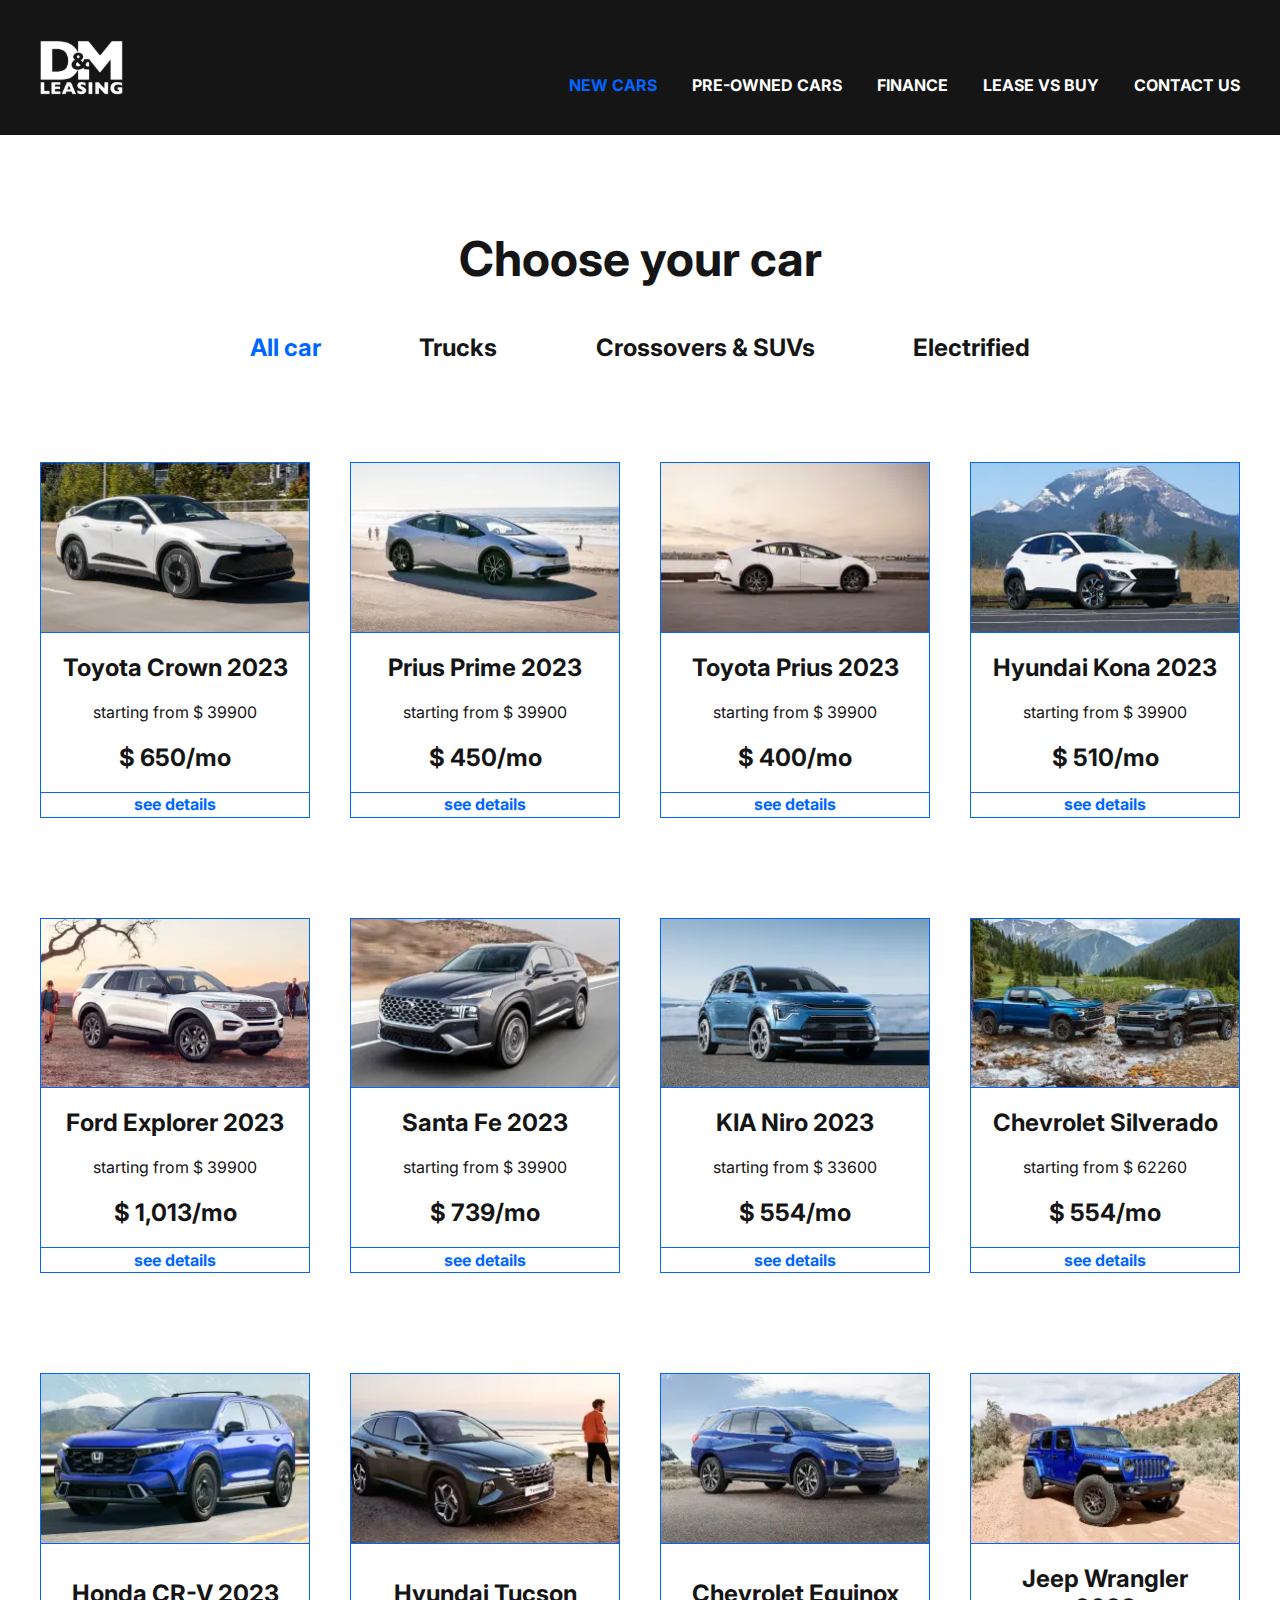
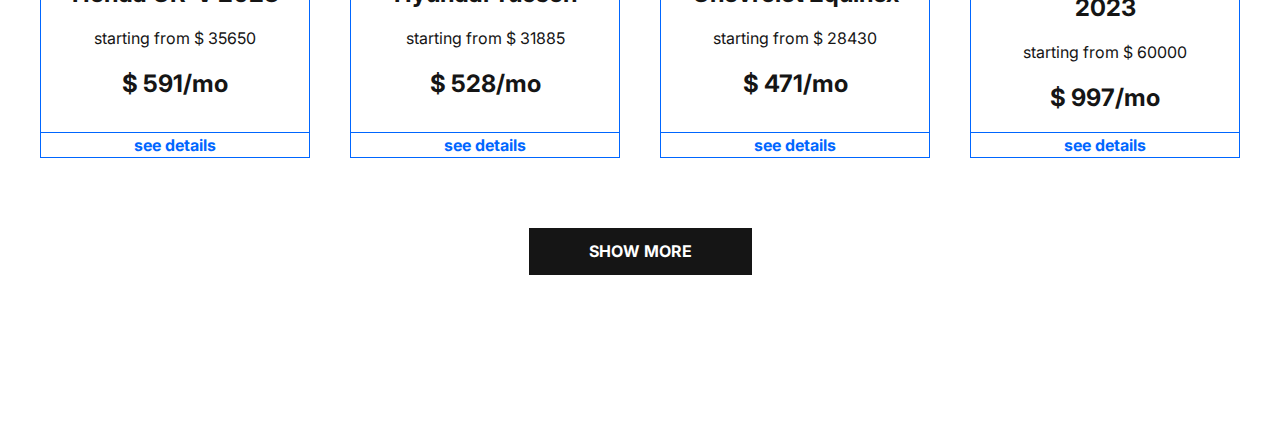
<file: catalog.html>
<!DOCTYPE html>
<html lang="ru">

<head>
	<title>Catalog</title>
	<meta charset="UTF-8">
	<meta name="format-detection" content="telephone=no">
	<!-- <style>body{opacity: 0;}</style> -->
	<link rel="stylesheet" href="css/style.min.css?_v=20230321223328">
	<link rel="shortcut icon" href="favicon.ico">
	<!-- <meta name="robots" content="noindex, nofollow"> -->
	<meta name="viewport" content="width=device-width, initial-scale=1.0">
</head>

<body class="_black">
	<div class="wrapper">
		<header class="header">
			<div class="header__container">
				<a href="index.html" class="header__logo"><img src="img/icons/logo.svg" alt="Logo"></a>
				<div class="header__menu menu">
					<nav class="menu__body">
						<ul class="menu__list">
							<li class="menu__item"><a href="catalog.html" class="menu__link">NEW CARS</a></li>
							<li class="menu__item"><a href="#" class="menu__link">PRE-OWNED CARS</a></li>
							<li class="menu__item"><a href="#" class="menu__link">FINANCE</a></li>
							<li class="menu__item"><a href="#" class="menu__link">LEASE VS BUY</a></li>
							<li class="menu__item"><a href="#" class="menu__link">CONTACT US</a></li>
						</ul>
					</nav>
					<button type="button" class="menu__icon icon-menu"><span></span></button>
				</div>
			</div>
		</header>
		<main class="page">
			<section class="page__main catalog-page">
				<div class="catalog-page__container">
					<h2 class="catalog-page__title">Choose your car</h2>
					<nav class="catalog-page__body">
						<ul class="catalog-page__list">
							<li data-car-type="*" class="catalog-page__item _active">All car</li>
							<li data-car-type="trucks" class="catalog-page__item">Trucks</li>
							<li data-car-type="crossovers-and-suvs" class="catalog-page__item">Crossovers & SUVs</li>
							<li data-car-type="electrified" class="catalog-page__item">Electrified</li>
						</ul>
					</nav>
					<div class="catalog-page__catalog-block">
						<article class="catalog-page__item-block catalog-item" data-car-type="electrified">
							<div class="catalog-item__image-block">
								<picture><source srcset="img/catalog-page/toyota-crown.webp" type="image/webp"><img src="img/catalog-page/toyota-crown.png" alt="Car image" class="catalog-item__image"></picture>
							</div>
							<div class="catalog-item__main-info">
								<span class="catalog-item__car-name">Toyota Crown 2023</span>
								<span class="catalog-item__starting-price">starting from $ 39900</span>
								<span class="catalog-item__month-price">$ 650/mo</span>
							</div>
							<button type="submit" class="catalog-item__more-button button button-seondary">see details</button>
						</article>
						<article class="catalog-page__item-block catalog-item" data-car-type="electrified">
							<div class="catalog-item__image-block">
								<picture><source srcset="img/catalog-page/prius-prime-2023.webp" type="image/webp"><img src="img/catalog-page/prius-prime-2023.png" alt="Car image" class="catalog-item__image"></picture>
							</div>
							<div class="catalog-item__main-info">
								<span class="catalog-item__car-name">Prius Prime 2023</span>
								<span class="catalog-item__starting-price">starting from $ 39900</span>
								<span class="catalog-item__month-price">$ 450/mo</span>
							</div>
							<button type="submit" class="catalog-item__more-button button button-seondary">see details</button>
						</article>
						<article class="catalog-page__item-block catalog-item" data-car-type="electrified">
							<div class="catalog-item__image-block">
								<picture><source srcset="img/catalog-page/prius-2023.webp" type="image/webp"><img src="img/catalog-page/prius-2023.png" alt="Car image" class="catalog-item__image"></picture>
							</div>
							<div class="catalog-item__main-info">
								<span class="catalog-item__car-name">Toyota Prius 2023</span>
								<span class="catalog-item__starting-price">starting from $ 39900</span>
								<span class="catalog-item__month-price">$ 400/mo</span>
							</div>
							<button type="submit" class="catalog-item__more-button button button-seondary">see details</button>
						</article>
						<article class="catalog-page__item-block catalog-item" data-car-type="crossovers-and-suvs">
							<div class="catalog-item__image-block">
								<picture><source srcset="img/catalog-page/hyundai-kona-2023.webp" type="image/webp"><img src="img/catalog-page/hyundai-kona-2023.png" alt="Car image" class="catalog-item__image"></picture>
							</div>
							<div class="catalog-item__main-info">
								<span class="catalog-item__car-name">Hyundai Kona 2023</span>
								<span class="catalog-item__starting-price">starting from $ 39900</span>
								<span class="catalog-item__month-price">$ 510/mo</span>
							</div>
							<button type="submit" class="catalog-item__more-button button button-seondary">see details</button>
						</article>
						<article class="catalog-page__item-block catalog-item" data-car-type="crossovers-and-suvs">
							<div class="catalog-item__image-block">
								<picture><source srcset="img/catalog-page/ford-explorer-2023.webp" type="image/webp"><img src="img/catalog-page/ford-explorer-2023.png" alt="Car image" class="catalog-item__image"></picture>
							</div>
							<div class="catalog-item__main-info">
								<span class="catalog-item__car-name">Ford Explorer 2023</span>
								<span class="catalog-item__starting-price">starting from $ 39900</span>
								<span class="catalog-item__month-price">$ 1,013/mo</span>
							</div>
							<button type="submit" class="catalog-item__more-button button button-seondary">see details</button>
						</article>
						<article class="catalog-page__item-block catalog-item" data-car-type="crossovers-and-suvs">
							<div class="catalog-item__image-block">
								<picture><source srcset="img/catalog-page/santa-fe-2023.webp" type="image/webp"><img src="img/catalog-page/santa-fe-2023.png" alt="Car image" class="catalog-item__image"></picture>
							</div>
							<div class="catalog-item__main-info">
								<span class="catalog-item__car-name">Santa Fe 2023</span>
								<span class="catalog-item__starting-price">starting from $ 39900</span>
								<span class="catalog-item__month-price">$ 739/mo</span>
							</div>
							<button type="submit" class="catalog-item__more-button button button-seondary">see details</button>
						</article>
						<article class="catalog-page__item-block catalog-item" data-car-type="crossovers-and-suvs">
							<div class="catalog-item__image-block">
								<picture><source srcset="img/catalog-page/kia-niro-2023.webp" type="image/webp"><img src="img/catalog-page/kia-niro-2023.png" alt="Car image" class="catalog-item__image"></picture>
							</div>
							<div class="catalog-item__main-info">
								<span class="catalog-item__car-name">KIA Niro 2023</span>
								<span class="catalog-item__starting-price">starting from $ 33600</span>
								<span class="catalog-item__month-price">$ 554/mo</span>
							</div>
							<button type="submit" class="catalog-item__more-button button button-seondary">see details</button>
						</article>
						<article class="catalog-page__item-block catalog-item" data-car-type="trucks">
							<div class="catalog-item__image-block">
								<picture><source srcset="img/catalog-page/chevrolet-silverado.webp" type="image/webp"><img src="img/catalog-page/chevrolet-silverado.png" alt="Car image" class="catalog-item__image"></picture>
							</div>
							<div class="catalog-item__main-info">
								<span class="catalog-item__car-name">Chevrolet Silverado</span>
								<span class="catalog-item__starting-price">starting from $ 62260</span>
								<span class="catalog-item__month-price">$ 554/mo</span>
							</div>
							<button type="submit" class="catalog-item__more-button button button-seondary">see details</button>
						</article>
						<article class="catalog-page__item-block catalog-item" data-car-type="crossovers-and-suvs">
							<div class="catalog-item__image-block">
								<picture><source srcset="img/catalog-page/honda-cr-v-2023.webp" type="image/webp"><img src="img/catalog-page/honda-cr-v-2023.png" alt="Car image" class="catalog-item__image"></picture>
							</div>
							<div class="catalog-item__main-info">
								<span class="catalog-item__car-name">Honda CR-V 2023</span>
								<span class="catalog-item__starting-price">starting from $ 35650</span>
								<span class="catalog-item__month-price">$ 591/mo</span>
							</div>
							<button type="submit" class="catalog-item__more-button button button-seondary">see details</button>
						</article>
						<article class="catalog-page__item-block catalog-item" data-car-type="crossovers-and-suvs">
							<div class="catalog-item__image-block">
								<picture><source srcset="img/catalog-page/hyundai-tucson.webp" type="image/webp"><img src="img/catalog-page/hyundai-tucson.png" alt="Car image" class="catalog-item__image"></picture>
							</div>
							<div class="catalog-item__main-info">
								<span class="catalog-item__car-name">Hyundai Tucson</span>
								<span class="catalog-item__starting-price">starting from $ 31885</span>
								<span class="catalog-item__month-price">$ 528/mo</span>
							</div>
							<button type="submit" class="catalog-item__more-button button button-seondary">see details</button>
						</article>
						<article class="catalog-page__item-block catalog-item" data-car-type="crossovers-and-suvs">
							<div class="catalog-item__image-block">
								<picture><source srcset="img/catalog-page/chevrolet-equinox.webp" type="image/webp"><img src="img/catalog-page/chevrolet-equinox.png" alt="Car image" class="catalog-item__image"></picture>
							</div>
							<div class="catalog-item__main-info">
								<span class="catalog-item__car-name">Chevrolet Equinox</span>
								<span class="catalog-item__starting-price">starting from $ 28430</span>
								<span class="catalog-item__month-price">$ 471/mo</span>
							</div>
							<button type="submit" class="catalog-item__more-button button button-seondary">see details</button>
						</article>
						<article class="catalog-page__item-block catalog-item" data-car-type="trucks">
							<div class="catalog-item__image-block">
								<picture><source srcset="img/catalog-page/jeep-wrangler-2023.webp" type="image/webp"><img src="img/catalog-page/jeep-wrangler-2023.png" alt="Car image" class="catalog-item__image"></picture>
							</div>
							<div class="catalog-item__main-info">
								<span class="catalog-item__car-name">Jeep Wrangler 2023</span>
								<span class="catalog-item__starting-price">starting from $ 60000</span>
								<span class="catalog-item__month-price">$ 997/mo</span>
							</div>
							<button type="submit" class="catalog-item__more-button button button-seondary">see details</button>
						</article>
					</div>
					<button class="catalog-page__more-button button">SHOW MORE</button>
				</div>
			</section>
		</main>
		<footer class="footer">
			<div class="footer__container">
			</div>
		</footer>
	</div>
	<!-- <div id="popup" aria-hidden="true" class="popup">
	<div class="popup__wrapper">
		<div class="popup__content">
			<button data-close type="button" class="popup__close">Закрыть</button>
			<div class="popup__text">
				Text
			</div>
		</div>
	</div>
</div> -->
	<script src="js/app.min.js?_v=20230321223328"></script>
</body>

</html>
</file>
<file: css/style.min.css>
@charset "UTF-8";@import url(https://fonts.googleapis.com/css?family=Inter:regular,700&display=swap);*{padding:0;margin:0;border:0}*,:after,:before{-webkit-box-sizing:border-box;box-sizing:border-box}:active,:focus{outline:0}a:active,a:focus{outline:0}body,html{height:100%;min-width:320px}body{color:#fff;line-height:1;font-family:Inter;font-size:.875rem;text-rendering:optimizeLegibility;-ms-text-size-adjust:100%;-moz-text-size-adjust:100%;-webkit-text-size-adjust:100%;-webkit-font-smoothing:antialiased;-moz-osx-font-smoothing:grayscale}button,input,textarea{font-family:Inter;font-size:inherit}button{cursor:pointer;color:inherit;background-color:inherit}a{color:inherit}a:link,a:visited{text-decoration:none}a:hover{text-decoration:none}ul li{list-style:none}img{vertical-align:top}h1,h2,h3,h4,h5,h6{font-weight:inherit;font-size:inherit}body{background-color:#fff}.lock body{overflow:hidden;-ms-touch-action:none;touch-action:none}.wrapper{min-height:100%;display:-webkit-box;display:-ms-flexbox;display:flex;-webkit-box-orient:vertical;-webkit-box-direction:normal;-ms-flex-direction:column;flex-direction:column;overflow:hidden}.wrapper>main{-webkit-box-flex:1;-ms-flex:1 1 auto;flex:1 1 auto}.wrapper>*{min-width:0}[class*=__container]{max-width:75rem;-webkit-box-sizing:content-box;box-sizing:content-box;margin:0 auto;padding:0 .625rem}.button{display:-webkit-box;display:-ms-flexbox;display:flex;-webkit-box-align:center;-ms-flex-align:center;align-items:center;-webkit-box-pack:center;-ms-flex-pack:center;justify-content:center;min-height:5.625rem;width:100%;max-width:26.875rem;font-weight:700;line-height:1.2222222222;text-transform:uppercase;background-color:#151515;color:#fff;-webkit-transition:all .35s ease 0s;-o-transition:all .35s ease 0s;transition:all .35s ease 0s;-webkit-box-flex:0;-ms-flex:0 0 auto;flex:0 0 auto}@supports (padding-top:clamp(0.875rem ,0.675rem + 1vw ,1.4375rem)){.button{padding-top:clamp(.875rem ,.675rem + 1vw ,1.4375rem)}}@supports not (padding-top:clamp(0.875rem ,0.675rem + 1vw ,1.4375rem)){.button{padding-top:calc(.875rem + .5625 * (100vw - 20rem)/ 56.25)}}@supports (padding-bottom:clamp(0.875rem ,0.675rem + 1vw ,1.4375rem)){.button{padding-bottom:clamp(.875rem ,.675rem + 1vw ,1.4375rem)}}@supports not (padding-bottom:clamp(0.875rem ,0.675rem + 1vw ,1.4375rem)){.button{padding-bottom:calc(.875rem + .5625 * (100vw - 20rem)/ 56.25)}}@supports (padding-left:clamp(2.5rem ,0.9rem + 8vw ,7rem)){.button{padding-left:clamp(2.5rem ,.9rem + 8vw ,7rem)}}@supports not (padding-left:clamp(2.5rem ,0.9rem + 8vw ,7rem)){.button{padding-left:calc(2.5rem + 4.5 * (100vw - 20rem)/ 56.25)}}@supports (padding-right:clamp(2.5rem ,0.9rem + 8vw ,7rem)){.button{padding-right:clamp(2.5rem ,.9rem + 8vw ,7rem)}}@supports not (padding-right:clamp(2.5rem ,0.9rem + 8vw ,7rem)){.button{padding-right:calc(2.5rem + 4.5 * (100vw - 20rem)/ 56.25)}}@supports (font-size:clamp(1.625rem ,1.4027777778rem + 1.1111111111vw ,2.25rem)){.button{font-size:clamp(1.625rem ,1.4027777778rem + 1.1111111111vw ,2.25rem)}}@supports not (font-size:clamp(1.625rem ,1.4027777778rem + 1.1111111111vw ,2.25rem)){.button{font-size:calc(1.625rem + .625 * (100vw - 20rem)/ 56.25)}}.button.button-seondary{border:.0625rem solid #06f;background-color:transparent;color:#06f;padding-top:0;padding-bottom:0;line-height:1.3125;min-height:1.5625rem;text-transform:none;-webkit-transition:all .4s ease 0s;-o-transition:all .4s ease 0s;transition:all .4s ease 0s}@supports (padding-left:clamp(2.5rem ,1.8333333333rem + 3.3333333333vw ,4.375rem)){.button.button-seondary{padding-left:clamp(2.5rem ,1.8333333333rem + 3.3333333333vw ,4.375rem)}}@supports not (padding-left:clamp(2.5rem ,1.8333333333rem + 3.3333333333vw ,4.375rem)){.button.button-seondary{padding-left:calc(2.5rem + 1.875 * (100vw - 20rem)/ 56.25)}}@supports (padding-right:clamp(2.5rem ,1.8333333333rem + 3.3333333333vw ,4.375rem)){.button.button-seondary{padding-right:clamp(2.5rem ,1.8333333333rem + 3.3333333333vw ,4.375rem)}}@supports not (padding-right:clamp(2.5rem ,1.8333333333rem + 3.3333333333vw ,4.375rem)){.button.button-seondary{padding-right:calc(2.5rem + 1.875 * (100vw - 20rem)/ 56.25)}}@supports (font-size:clamp(0.9375rem ,0.9152777778rem + 0.1111111111vw ,1rem)){.button.button-seondary{font-size:clamp(.9375rem ,.9152777778rem + .1111111111vw ,1rem)}}@supports not (font-size:clamp(0.9375rem ,0.9152777778rem + 0.1111111111vw ,1rem)){.button.button-seondary{font-size:calc(.9375rem + .0625 * (100vw - 20rem)/ 56.25)}}@-webkit-keyframes hide{0%{opacity:1;visibility:visible;height:auto}100%{opacity:0;visibility:hidden;height:0;display:none}}@keyframes hide{0%{opacity:1;visibility:visible;height:auto}100%{opacity:0;visibility:hidden;height:0;display:none}}[class*=-ibg]{position:relative}[class*=-ibg] img{position:absolute;width:100%;height:100%;top:0;left:0;-o-object-fit:cover;object-fit:cover}[class*=-ibg_contain] img{-o-object-fit:contain;object-fit:contain}.title{font-weight:700;line-height:1.2083333333}@supports (font-size:clamp(3.125rem ,2.1027777778rem + 5.1111111111vw ,6rem)){.title{font-size:clamp(3.125rem ,2.1027777778rem + 5.1111111111vw ,6rem)}}@supports not (font-size:clamp(3.125rem ,2.1027777778rem + 5.1111111111vw ,6rem)){.title{font-size:calc(3.125rem + 2.875 * (100vw - 20rem)/ 56.25)}}.text{font-weight:400;font-size:1rem;line-height:1.3125;color:#151515}.header{position:fixed;top:0;left:0;width:100%;z-index:999;min-height:3.125rem;-webkit-transition:all .4s ease 0s;-o-transition:all .4s ease 0s;transition:all .4s ease 0s}@supports (padding-top:clamp(1.375rem ,0.975rem + 2vw ,2.5rem)){.header{padding-top:clamp(1.375rem ,.975rem + 2vw ,2.5rem)}}@supports not (padding-top:clamp(1.375rem ,0.975rem + 2vw ,2.5rem)){.header{padding-top:calc(1.375rem + 1.125 * (100vw - 20rem)/ 56.25)}}@supports (padding-bottom:clamp(1.375rem ,0.975rem + 2vw ,2.5rem)){.header{padding-bottom:clamp(1.375rem ,.975rem + 2vw ,2.5rem)}}@supports not (padding-bottom:clamp(1.375rem ,0.975rem + 2vw ,2.5rem)){.header{padding-bottom:calc(1.375rem + 1.125 * (100vw - 20rem)/ 56.25)}}._black .header{background-color:#151515}.header._header-scroll{background-color:rgba(0,0,0,.8)}@supports (padding-top:clamp(1.25rem ,1.1388888889rem + 0.5555555556vw ,1.5625rem)){.header._header-scroll{padding-top:clamp(1.25rem ,1.1388888889rem + .5555555556vw ,1.5625rem)}}@supports not (padding-top:clamp(1.25rem ,1.1388888889rem + 0.5555555556vw ,1.5625rem)){.header._header-scroll{padding-top:calc(1.25rem + .3125 * (100vw - 20rem)/ 56.25)}}@supports (padding-bottom:clamp(1.25rem ,1.1388888889rem + 0.5555555556vw ,1.5625rem)){.header._header-scroll{padding-bottom:clamp(1.25rem ,1.1388888889rem + .5555555556vw ,1.5625rem)}}@supports not (padding-bottom:clamp(1.25rem ,1.1388888889rem + 0.5555555556vw ,1.5625rem)){.header._header-scroll{padding-bottom:calc(1.25rem + .3125 * (100vw - 20rem)/ 56.25)}}.header__container{display:-webkit-box;display:-ms-flexbox;display:flex;-webkit-box-align:end;-ms-flex-align:end;align-items:flex-end;-webkit-box-pack:center;-ms-flex-pack:center;justify-content:center}.header__logo{position:relative;z-index:6}.header__menu{-webkit-box-flex:1;-ms-flex:1 1 auto;flex:1 1 auto;height:100%;display:-webkit-box;display:-ms-flexbox;display:flex;-webkit-box-align:center;-ms-flex-align:center;align-items:center;-webkit-box-pack:end;-ms-flex-pack:end;justify-content:flex-end}@supports (gap:clamp(1.5625rem ,1.2291666667rem + 1.6666666667vw ,2.5rem)){.header__menu{gap:clamp(1.5625rem ,1.2291666667rem + 1.6666666667vw ,2.5rem)}}@supports not (gap:clamp(1.5625rem ,1.2291666667rem + 1.6666666667vw ,2.5rem)){.header__menu{gap:calc(1.5625rem + .9375 * (100vw - 20rem)/ 56.25)}}.menu__list{display:-webkit-box;display:-ms-flexbox;display:flex;-webkit-box-align:center;-ms-flex-align:center;align-items:center;-webkit-box-pack:center;-ms-flex-pack:center;justify-content:center;-ms-flex-wrap:wrap;flex-wrap:wrap}@supports ((-moz-column-gap:clamp(1.25rem ,0.9166666667rem + 1.6666666667vw ,2.1875rem)) or (column-gap:clamp(1.25rem ,0.9166666667rem + 1.6666666667vw ,2.1875rem))){.menu__list{-webkit-column-gap:clamp(1.25rem ,.9166666667rem + 1.6666666667vw ,2.1875rem);-moz-column-gap:clamp(1.25rem ,.9166666667rem + 1.6666666667vw ,2.1875rem);column-gap:clamp(1.25rem ,.9166666667rem + 1.6666666667vw ,2.1875rem)}}@supports not ((-moz-column-gap:clamp(1.25rem ,0.9166666667rem + 1.6666666667vw ,2.1875rem)) or (column-gap:clamp(1.25rem ,0.9166666667rem + 1.6666666667vw ,2.1875rem))){.menu__list{-webkit-column-gap:calc(1.25rem + .9375 * (100vw - 20rem)/ 56.25);-moz-column-gap:calc(1.25rem + .9375 * (100vw - 20rem)/ 56.25);column-gap:calc(1.25rem + .9375 * (100vw - 20rem)/ 56.25)}}@supports (row-gap:clamp(0.75rem ,0.6833333333rem + 0.3333333333vw ,0.9375rem)){.menu__list{row-gap:clamp(.75rem ,.6833333333rem + .3333333333vw ,.9375rem)}}@supports not (row-gap:clamp(0.75rem ,0.6833333333rem + 0.3333333333vw ,0.9375rem)){.menu__list{row-gap:calc(.75rem + .1875 * (100vw - 20rem)/ 56.25)}}.menu__link{position:relative;font-weight:700;line-height:1.1875;text-transform:uppercase;-webkit-transition:all .4s ease 0s;-o-transition:all .4s ease 0s;transition:all .4s ease 0s}@supports (font-size:clamp(0.9375rem ,0.9152777778rem + 0.1111111111vw ,1rem)){.menu__link{font-size:clamp(.9375rem ,.9152777778rem + .1111111111vw ,1rem)}}@supports not (font-size:clamp(0.9375rem ,0.9152777778rem + 0.1111111111vw ,1rem)){.menu__link{font-size:calc(.9375rem + .0625 * (100vw - 20rem)/ 56.25)}}.menu__link._active{color:#06f}.icon-menu{display:none}.page__main{position:relative}.main-page{position:absolute;top:0;left:0;z-index:1;width:100%}.main-page__block{-webkit-box-flex:1;-ms-flex:1 1 auto;flex:1 1 auto}.main-page__container{display:-webkit-box;display:-ms-flexbox;display:flex;-webkit-box-align:center;-ms-flex-align:center;align-items:center;-webkit-box-pack:center;-ms-flex-pack:center;justify-content:center;-webkit-box-orient:vertical;-webkit-box-direction:normal;-ms-flex-direction:column;flex-direction:column;text-align:center}@supports (padding-top:clamp(1.25rem ,-0.5277777778rem + 8.8888888889vw ,6.25rem)){.main-page__container{padding-top:clamp(1.25rem ,-.5277777778rem + 8.8888888889vw ,6.25rem)}}@supports not (padding-top:clamp(1.25rem ,-0.5277777778rem + 8.8888888889vw ,6.25rem)){.main-page__container{padding-top:calc(1.25rem + 5 * (100vw - 20rem)/ 56.25)}}@supports (padding-bottom:clamp(1.25rem ,-0.0833333333rem + 6.6666666667vw ,5rem)){.main-page__container{padding-bottom:clamp(1.25rem ,-.0833333333rem + 6.6666666667vw ,5rem)}}@supports not (padding-bottom:clamp(1.25rem ,-0.0833333333rem + 6.6666666667vw ,5rem)){.main-page__container{padding-bottom:calc(1.25rem + 3.75 * (100vw - 20rem)/ 56.25)}}@supports (gap:clamp(1.5625rem ,1.2291666667rem + 1.6666666667vw ,2.5rem)){.main-page__container{gap:clamp(1.5625rem ,1.2291666667rem + 1.6666666667vw ,2.5rem)}}@supports not (gap:clamp(1.5625rem ,1.2291666667rem + 1.6666666667vw ,2.5rem)){.main-page__container{gap:calc(1.5625rem + .9375 * (100vw - 20rem)/ 56.25)}}.main-page__slider{position:relative}.main-page__slider .swiper-pagination{position:absolute;left:50%;-webkit-transform:translateX(-50%);-ms-transform:translateX(-50%);transform:translateX(-50%);display:-webkit-box;display:-ms-flexbox;display:flex;-webkit-box-align:center;-ms-flex-align:center;align-items:center;-webkit-box-pack:center;-ms-flex-pack:center;justify-content:center;width:100%}@supports (bottom:clamp(1.25rem ,0.8055555556rem + 2.2222222222vw ,2.5rem)){.main-page__slider .swiper-pagination{bottom:clamp(1.25rem ,.8055555556rem + 2.2222222222vw ,2.5rem)}}@supports not (bottom:clamp(1.25rem ,0.8055555556rem + 2.2222222222vw ,2.5rem)){.main-page__slider .swiper-pagination{bottom:calc(1.25rem + 1.25 * (100vw - 20rem)/ 56.25)}}.main-page__slider .swiper-pagination>span{position:relative;max-width:7.5rem;width:100%;height:.1875rem;background-color:#151515;z-index:6;cursor:pointer}@supports (margin-left:clamp(1.25rem ,1.0277777778rem + 1.1111111111vw ,1.875rem)){.main-page__slider .swiper-pagination>span:not(:first-child){margin-left:clamp(1.25rem ,1.0277777778rem + 1.1111111111vw ,1.875rem)}}@supports not (margin-left:clamp(1.25rem ,1.0277777778rem + 1.1111111111vw ,1.875rem)){.main-page__slider .swiper-pagination>span:not(:first-child){margin-left:calc(1.25rem + .625 * (100vw - 20rem)/ 56.25)}}.main-page__slider .swiper-pagination>span.swiper-pagination-bullet-active{background-color:#fff}.main-page__wrapper{background-color:rgba(21,21,21,.3)}.main-page__slide{height:100vh}.main-page__slide-image-block{width:100%;height:100%;position:relative}.main-page__slide-image-block::before{content:"";position:absolute;top:0;left:0;width:100%;height:100%;background-color:rgba(21,21,21,.3)}.main-page__slide-image{max-width:100%;width:100%;height:100%;-o-object-fit:cover;object-fit:cover}@supports (padding-top:clamp(3.125rem ,0.9027777778rem + 11.1111111111vw ,9.375rem)){.why-page{padding-top:clamp(3.125rem ,.9027777778rem + 11.1111111111vw ,9.375rem)}}@supports not (padding-top:clamp(3.125rem ,0.9027777778rem + 11.1111111111vw ,9.375rem)){.why-page{padding-top:calc(3.125rem + 6.25 * (100vw - 20rem)/ 56.25)}}@supports (padding-bottom:clamp(3.125rem ,0.9027777778rem + 11.1111111111vw ,9.375rem)){.why-page{padding-bottom:clamp(3.125rem ,.9027777778rem + 11.1111111111vw ,9.375rem)}}@supports not (padding-bottom:clamp(3.125rem ,0.9027777778rem + 11.1111111111vw ,9.375rem)){.why-page{padding-bottom:calc(3.125rem + 6.25 * (100vw - 20rem)/ 56.25)}}.why-page__container{display:-webkit-box;display:-ms-flexbox;display:flex;-webkit-box-orient:vertical;-webkit-box-direction:normal;-ms-flex-direction:column;flex-direction:column;-webkit-box-align:center;-ms-flex-align:center;align-items:center;-webkit-box-pack:center;-ms-flex-pack:center;justify-content:center;color:#151515}.why-page__title{line-height:1.2083333333;text-align:center}@supports (margin-bottom:clamp(1.5625rem ,1.0069444444rem + 2.7777777778vw ,3.125rem)){.why-page__title{margin-bottom:clamp(1.5625rem ,1.0069444444rem + 2.7777777778vw ,3.125rem)}}@supports not (margin-bottom:clamp(1.5625rem ,1.0069444444rem + 2.7777777778vw ,3.125rem)){.why-page__title{margin-bottom:calc(1.5625rem + 1.5625 * (100vw - 20rem)/ 56.25)}}@supports (font-size:clamp(2.375rem ,2.1527777778rem + 1.1111111111vw ,3rem)){.why-page__title{font-size:clamp(2.375rem ,2.1527777778rem + 1.1111111111vw ,3rem)}}@supports not (font-size:clamp(2.375rem ,2.1527777778rem + 1.1111111111vw ,3rem)){.why-page__title{font-size:calc(2.375rem + .625 * (100vw - 20rem)/ 56.25)}}.why-page__block{display:-ms-grid;display:grid;grid-template-columns:repeat(auto-fit,minmax(16.25rem,1fr));width:100%}@supports ((-moz-column-gap:clamp(2.1875rem ,1.8541666667rem + 1.6666666667vw ,3.125rem)) or (column-gap:clamp(2.1875rem ,1.8541666667rem + 1.6666666667vw ,3.125rem))){.why-page__block{-webkit-column-gap:clamp(2.1875rem ,1.8541666667rem + 1.6666666667vw ,3.125rem);-moz-column-gap:clamp(2.1875rem ,1.8541666667rem + 1.6666666667vw ,3.125rem);column-gap:clamp(2.1875rem ,1.8541666667rem + 1.6666666667vw ,3.125rem)}}@supports not ((-moz-column-gap:clamp(2.1875rem ,1.8541666667rem + 1.6666666667vw ,3.125rem)) or (column-gap:clamp(2.1875rem ,1.8541666667rem + 1.6666666667vw ,3.125rem))){.why-page__block{-webkit-column-gap:calc(2.1875rem + .9375 * (100vw - 20rem)/ 56.25);-moz-column-gap:calc(2.1875rem + .9375 * (100vw - 20rem)/ 56.25);column-gap:calc(2.1875rem + .9375 * (100vw - 20rem)/ 56.25)}}@supports (row-gap:clamp(2.375rem ,2.1083333333rem + 1.3333333333vw ,3.125rem)){.why-page__block{row-gap:clamp(2.375rem ,2.1083333333rem + 1.3333333333vw ,3.125rem)}}@supports not (row-gap:clamp(2.375rem ,2.1083333333rem + 1.3333333333vw ,3.125rem)){.why-page__block{row-gap:calc(2.375rem + .75 * (100vw - 20rem)/ 56.25)}}.why-page__item{display:-webkit-box;display:-ms-flexbox;display:flex;-webkit-box-orient:vertical;-webkit-box-direction:normal;-ms-flex-direction:column;flex-direction:column;-webkit-box-align:center;-ms-flex-align:center;align-items:center;-webkit-box-pack:justify;-ms-flex-pack:justify;justify-content:space-between;height:100%}@supports (gap:clamp(1.125rem ,0.8583333333rem + 1.3333333333vw ,1.875rem)){.why-page__item{gap:clamp(1.125rem ,.8583333333rem + 1.3333333333vw ,1.875rem)}}@supports not (gap:clamp(1.125rem ,0.8583333333rem + 1.3333333333vw ,1.875rem)){.why-page__item{gap:calc(1.125rem + .75 * (100vw - 20rem)/ 56.25)}}.why-page-item__icon-block{border:.0625rem solid #06f;width:100%;display:-webkit-box;display:-ms-flexbox;display:flex;-webkit-box-align:center;-ms-flex-align:center;align-items:center;-webkit-box-pack:center;-ms-flex-pack:center;justify-content:center;overflow:hidden;border-radius:50%}@supports (max-width:clamp(5rem ,3.4444444444rem + 7.7777777778vw ,9.375rem)){.why-page-item__icon-block{max-width:clamp(5rem ,3.4444444444rem + 7.7777777778vw ,9.375rem)}}@supports not (max-width:clamp(5rem ,3.4444444444rem + 7.7777777778vw ,9.375rem)){.why-page-item__icon-block{max-width:calc(5rem + 4.375 * (100vw - 20rem)/ 56.25)}}@supports (height:clamp(5rem ,3.4444444444rem + 7.7777777778vw ,9.375rem)){.why-page-item__icon-block{height:clamp(5rem ,3.4444444444rem + 7.7777777778vw ,9.375rem)}}@supports not (height:clamp(5rem ,3.4444444444rem + 7.7777777778vw ,9.375rem)){.why-page-item__icon-block{height:calc(5rem + 4.375 * (100vw - 20rem)/ 56.25)}}@supports (padding:clamp(0.875rem ,0.1861111111rem + 3.4444444444vw ,2.8125rem)){.why-page-item__icon-block{padding:clamp(.875rem ,.1861111111rem + 3.4444444444vw ,2.8125rem)}}@supports not (padding:clamp(0.875rem ,0.1861111111rem + 3.4444444444vw ,2.8125rem)){.why-page-item__icon-block{padding:calc(.875rem + 1.9375 * (100vw - 20rem)/ 56.25)}}.why-page-item__icon{max-width:100%;width:100%;height:100%}.why-page-item__title{line-height:1.45;text-align:center}@supports (font-size:clamp(1.25rem ,1.1611111111rem + 0.4444444444vw ,1.5rem)){.why-page-item__title{font-size:clamp(1.25rem ,1.1611111111rem + .4444444444vw ,1.5rem)}}@supports not (font-size:clamp(1.25rem ,1.1611111111rem + 0.4444444444vw ,1.5rem)){.why-page-item__title{font-size:calc(1.25rem + .25 * (100vw - 20rem)/ 56.25)}}@supports (padding-bottom:clamp(3.125rem ,0.9027777778rem + 11.1111111111vw ,9.375rem)){.how-work-page{padding-bottom:clamp(3.125rem ,.9027777778rem + 11.1111111111vw ,9.375rem)}}@supports not (padding-bottom:clamp(3.125rem ,0.9027777778rem + 11.1111111111vw ,9.375rem)){.how-work-page{padding-bottom:calc(3.125rem + 6.25 * (100vw - 20rem)/ 56.25)}}.how-work-page__container{display:-webkit-box;display:-ms-flexbox;display:flex;-webkit-box-align:center;-ms-flex-align:center;align-items:center;-webkit-box-pack:center;-ms-flex-pack:center;justify-content:center}.how-work-page__block{color:#151515;max-width:37.125rem;display:-webkit-box;display:-ms-flexbox;display:flex;-webkit-box-orient:vertical;-webkit-box-direction:normal;-ms-flex-direction:column;flex-direction:column}@supports (gap:clamp(1.5625rem ,1.0069444444rem + 2.7777777778vw ,3.125rem)){.how-work-page__block{gap:clamp(1.5625rem ,1.0069444444rem + 2.7777777778vw ,3.125rem)}}@supports not (gap:clamp(1.5625rem ,1.0069444444rem + 2.7777777778vw ,3.125rem)){.how-work-page__block{gap:calc(1.5625rem + 1.5625 * (100vw - 20rem)/ 56.25)}}.how-work-page__title{line-height:1.2083333333;text-align:center}@supports (font-size:clamp(2.375rem ,2.1527777778rem + 1.1111111111vw ,3rem)){.how-work-page__title{font-size:clamp(2.375rem ,2.1527777778rem + 1.1111111111vw ,3rem)}}@supports not (font-size:clamp(2.375rem ,2.1527777778rem + 1.1111111111vw ,3rem)){.how-work-page__title{font-size:calc(2.375rem + .625 * (100vw - 20rem)/ 56.25)}}.how-work-page__title.pre-title{line-height:1.2083333333;text-align:left}@supports (font-size:clamp(1.25rem ,1.1611111111rem + 0.4444444444vw ,1.5rem)){.how-work-page__title.pre-title{font-size:clamp(1.25rem ,1.1611111111rem + .4444444444vw ,1.5rem)}}@supports not (font-size:clamp(1.25rem ,1.1611111111rem + 0.4444444444vw ,1.5rem)){.how-work-page__title.pre-title{font-size:calc(1.25rem + .25 * (100vw - 20rem)/ 56.25)}}.how-work-menu__list{display:-webkit-box;display:-ms-flexbox;display:flex;-webkit-box-orient:vertical;-webkit-box-direction:normal;-ms-flex-direction:column;flex-direction:column;counter-reset:item}.how-work-menu__item{display:-webkit-box;display:-ms-flexbox;display:flex;-webkit-box-align:center;-ms-flex-align:center;align-items:center;-webkit-box-pack:justify;-ms-flex-pack:justify;justify-content:space-between;gap:.9375rem}@supports (margin-left:clamp(1.25rem ,0.1388888889rem + 5.5555555556vw ,4.375rem)){.how-work-menu__item{margin-left:clamp(1.25rem ,.1388888889rem + 5.5555555556vw ,4.375rem)}}@supports not (margin-left:clamp(1.25rem ,0.1388888889rem + 5.5555555556vw ,4.375rem)){.how-work-menu__item{margin-left:calc(1.25rem + 3.125 * (100vw - 20rem)/ 56.25)}}@supports (margin-bottom:clamp(1.25rem ,0.8055555556rem + 2.2222222222vw ,2.5rem)){.how-work-menu__item:not(:last-child){margin-bottom:clamp(1.25rem ,.8055555556rem + 2.2222222222vw ,2.5rem)}}@supports not (margin-bottom:clamp(1.25rem ,0.8055555556rem + 2.2222222222vw ,2.5rem)){.how-work-menu__item:not(:last-child){margin-bottom:calc(1.25rem + 1.25 * (100vw - 20rem)/ 56.25)}}.how-work-menu__item::before{content:counter(item);counter-increment:item;display:block;line-height:1.2083333333;overflow:hidden;border-radius:50%;background-color:#06f;display:-webkit-box;display:-ms-flexbox;display:flex;-webkit-box-align:center;-ms-flex-align:center;align-items:center;-webkit-box-pack:center;-ms-flex-pack:center;justify-content:center;color:#fff}@supports (font-size:clamp(1.125rem ,0.4583333333rem + 3.3333333333vw ,3rem)){.how-work-menu__item::before{font-size:clamp(1.125rem ,.4583333333rem + 3.3333333333vw ,3rem)}}@supports not (font-size:clamp(1.125rem ,0.4583333333rem + 3.3333333333vw ,3rem)){.how-work-menu__item::before{font-size:calc(1.125rem + 1.875 * (100vw - 20rem)/ 56.25)}}@supports (width:clamp(2.5rem ,1.1666666667rem + 6.6666666667vw ,6.25rem)){.how-work-menu__item::before{width:clamp(2.5rem ,1.1666666667rem + 6.6666666667vw ,6.25rem)}}@supports not (width:clamp(2.5rem ,1.1666666667rem + 6.6666666667vw ,6.25rem)){.how-work-menu__item::before{width:calc(2.5rem + 3.75 * (100vw - 20rem)/ 56.25)}}@supports (height:clamp(2.5rem ,1.1666666667rem + 6.6666666667vw ,6.25rem)){.how-work-menu__item::before{height:clamp(2.5rem ,1.1666666667rem + 6.6666666667vw ,6.25rem)}}@supports not (height:clamp(2.5rem ,1.1666666667rem + 6.6666666667vw ,6.25rem)){.how-work-menu__item::before{height:calc(2.5rem + 3.75 * (100vw - 20rem)/ 56.25)}}@supports (padding-top:clamp(0.75rem ,0.55rem + 1vw ,1.3125rem)){.how-work-menu__item::before{padding-top:clamp(.75rem ,.55rem + 1vw ,1.3125rem)}}@supports not (padding-top:clamp(0.75rem ,0.55rem + 1vw ,1.3125rem)){.how-work-menu__item::before{padding-top:calc(.75rem + .5625 * (100vw - 20rem)/ 56.25)}}@supports (padding-bottom:clamp(0.75rem ,0.55rem + 1vw ,1.3125rem)){.how-work-menu__item::before{padding-bottom:clamp(.75rem ,.55rem + 1vw ,1.3125rem)}}@supports not (padding-bottom:clamp(0.75rem ,0.55rem + 1vw ,1.3125rem)){.how-work-menu__item::before{padding-bottom:calc(.75rem + .5625 * (100vw - 20rem)/ 56.25)}}@supports (padding-left:clamp(0.75rem ,0.1722222222rem + 2.8888888889vw ,2.375rem)){.how-work-menu__item::before{padding-left:clamp(.75rem ,.1722222222rem + 2.8888888889vw ,2.375rem)}}@supports not (padding-left:clamp(0.75rem ,0.1722222222rem + 2.8888888889vw ,2.375rem)){.how-work-menu__item::before{padding-left:calc(.75rem + 1.625 * (100vw - 20rem)/ 56.25)}}@supports (padding-right:clamp(0.75rem ,0.1722222222rem + 2.8888888889vw ,2.375rem)){.how-work-menu__item::before{padding-right:clamp(.75rem ,.1722222222rem + 2.8888888889vw ,2.375rem)}}@supports not (padding-right:clamp(0.75rem ,0.1722222222rem + 2.8888888889vw ,2.375rem)){.how-work-menu__item::before{padding-right:calc(.75rem + 1.625 * (100vw - 20rem)/ 56.25)}}.how-work-menu__text{max-width:16.875rem}@supports (padding-top:clamp(0.75rem ,0.6166666667rem + 0.6666666667vw ,1.125rem)){.how-work-menu__text{padding-top:clamp(.75rem ,.6166666667rem + .6666666667vw ,1.125rem)}}@supports not (padding-top:clamp(0.75rem ,0.6166666667rem + 0.6666666667vw ,1.125rem)){.how-work-menu__text{padding-top:calc(.75rem + .375 * (100vw - 20rem)/ 56.25)}}@supports (padding-bottom:clamp(0.75rem ,0.6166666667rem + 0.6666666667vw ,1.125rem)){.how-work-menu__text{padding-bottom:clamp(.75rem ,.6166666667rem + .6666666667vw ,1.125rem)}}@supports not (padding-bottom:clamp(0.75rem ,0.6166666667rem + 0.6666666667vw ,1.125rem)){.how-work-menu__text{padding-bottom:calc(.75rem + .375 * (100vw - 20rem)/ 56.25)}}.catalog-page__container{display:-webkit-box;display:-ms-flexbox;display:flex;-webkit-box-align:center;-ms-flex-align:center;align-items:center;-webkit-box-pack:center;-ms-flex-pack:center;justify-content:center;-webkit-box-orient:vertical;-webkit-box-direction:normal;-ms-flex-direction:column;flex-direction:column;color:#151515}@supports (padding-top:clamp(3.75rem ,2.8611111111rem + 4.4444444444vw ,6.25rem)){.catalog-page__container{padding-top:clamp(3.75rem ,2.8611111111rem + 4.4444444444vw ,6.25rem)}}@supports not (padding-top:clamp(3.75rem ,2.8611111111rem + 4.4444444444vw ,6.25rem)){.catalog-page__container{padding-top:calc(3.75rem + 2.5 * (100vw - 20rem)/ 56.25)}}@supports (padding-bottom:clamp(3.75rem ,1.75rem + 10vw ,9.375rem)){.catalog-page__container{padding-bottom:clamp(3.75rem ,1.75rem + 10vw ,9.375rem)}}@supports not (padding-bottom:clamp(3.75rem ,1.75rem + 10vw ,9.375rem)){.catalog-page__container{padding-bottom:calc(3.75rem + 5.625 * (100vw - 20rem)/ 56.25)}}.catalog-page__title{font-weight:700;text-align:center}@supports (font-size:clamp(2.625rem ,2.4916666667rem + 0.6666666667vw ,3rem)){.catalog-page__title{font-size:clamp(2.625rem ,2.4916666667rem + .6666666667vw ,3rem)}}@supports not (font-size:clamp(2.625rem ,2.4916666667rem + 0.6666666667vw ,3rem)){.catalog-page__title{font-size:calc(2.625rem + .375 * (100vw - 20rem)/ 56.25)}}@supports (padding-bottom:clamp(1.875rem ,1.4305555556rem + 2.2222222222vw ,3.125rem)){.catalog-page__title{padding-bottom:clamp(1.875rem ,1.4305555556rem + 2.2222222222vw ,3.125rem)}}@supports not (padding-bottom:clamp(1.875rem ,1.4305555556rem + 2.2222222222vw ,3.125rem)){.catalog-page__title{padding-bottom:calc(1.875rem + 1.25 * (100vw - 20rem)/ 56.25)}}.catalog-page__body{max-width:53.625rem;width:100%}@supports (padding-bottom:clamp(2.5rem ,1.1666666667rem + 6.6666666667vw ,6.25rem)){.catalog-page__body{padding-bottom:clamp(2.5rem ,1.1666666667rem + 6.6666666667vw ,6.25rem)}}@supports not (padding-bottom:clamp(2.5rem ,1.1666666667rem + 6.6666666667vw ,6.25rem)){.catalog-page__body{padding-bottom:calc(2.5rem + 3.75 * (100vw - 20rem)/ 56.25)}}.catalog-page__list{display:-webkit-box;display:-ms-flexbox;display:flex;-webkit-box-align:center;-ms-flex-align:center;align-items:center;-ms-flex-pack:distribute;justify-content:space-around;gap:1.25rem;-ms-flex-wrap:wrap;flex-wrap:wrap;font-weight:700;line-height:1.2083333333}@supports (font-size:clamp(1.375rem ,1.3305555556rem + 0.2222222222vw ,1.5rem)){.catalog-page__list{font-size:clamp(1.375rem ,1.3305555556rem + .2222222222vw ,1.5rem)}}@supports not (font-size:clamp(1.375rem ,1.3305555556rem + 0.2222222222vw ,1.5rem)){.catalog-page__list{font-size:calc(1.375rem + .125 * (100vw - 20rem)/ 56.25)}}.catalog-page__item{cursor:pointer}.catalog-page__item._active{color:#06f}.catalog-page__item-block{display:-webkit-box;display:-ms-flexbox;display:flex;-webkit-box-orient:vertical;-webkit-box-direction:normal;-ms-flex-direction:column;flex-direction:column;-webkit-box-pack:justify;-ms-flex-pack:justify;justify-content:space-between;border:.0625rem solid #06f;min-height:100%;height:100%}.catalog-page__item-block._hide{-webkit-animation:hide .5s ease forwards;animation:hide .5s ease forwards}.catalog-page__catalog-block{display:-ms-grid;display:grid;width:100%;grid-template-columns:repeat(auto-fill,minmax(16.875rem,1fr));-webkit-box-align:center;-ms-flex-align:center;align-items:center;-webkit-box-pack:center;-ms-flex-pack:center;justify-content:center}@supports ((-moz-column-gap:clamp(1.5625rem ,1.2291666667rem + 1.6666666667vw ,2.5rem)) or (column-gap:clamp(1.5625rem ,1.2291666667rem + 1.6666666667vw ,2.5rem))){.catalog-page__catalog-block{-webkit-column-gap:clamp(1.5625rem ,1.2291666667rem + 1.6666666667vw ,2.5rem);-moz-column-gap:clamp(1.5625rem ,1.2291666667rem + 1.6666666667vw ,2.5rem);column-gap:clamp(1.5625rem ,1.2291666667rem + 1.6666666667vw ,2.5rem)}}@supports not ((-moz-column-gap:clamp(1.5625rem ,1.2291666667rem + 1.6666666667vw ,2.5rem)) or (column-gap:clamp(1.5625rem ,1.2291666667rem + 1.6666666667vw ,2.5rem))){.catalog-page__catalog-block{-webkit-column-gap:calc(1.5625rem + .9375 * (100vw - 20rem)/ 56.25);-moz-column-gap:calc(1.5625rem + .9375 * (100vw - 20rem)/ 56.25);column-gap:calc(1.5625rem + .9375 * (100vw - 20rem)/ 56.25)}}@supports (row-gap:clamp(2.1875rem ,0.7430555556rem + 7.2222222222vw ,6.25rem)){.catalog-page__catalog-block{row-gap:clamp(2.1875rem ,.7430555556rem + 7.2222222222vw ,6.25rem)}}@supports not (row-gap:clamp(2.1875rem ,0.7430555556rem + 7.2222222222vw ,6.25rem)){.catalog-page__catalog-block{row-gap:calc(2.1875rem + 4.0625 * (100vw - 20rem)/ 56.25)}}@supports (padding-bottom:clamp(2.5rem ,1.8333333333rem + 3.3333333333vw ,4.375rem)){.catalog-page__catalog-block{padding-bottom:clamp(2.5rem ,1.8333333333rem + 3.3333333333vw ,4.375rem)}}@supports not (padding-bottom:clamp(2.5rem ,1.8333333333rem + 3.3333333333vw ,4.375rem)){.catalog-page__catalog-block{padding-bottom:calc(2.5rem + 1.875 * (100vw - 20rem)/ 56.25)}}.catalog-page__more-button{padding-top:.8125rem;padding-bottom:.8125rem;font-size:1rem;line-height:1.3;max-width:13.9375rem;min-height:2.9375rem}@supports (padding-left:clamp(2.5rem ,2.2333333333rem + 1.3333333333vw ,3.25rem)){.catalog-page__more-button{padding-left:clamp(2.5rem ,2.2333333333rem + 1.3333333333vw ,3.25rem)}}@supports not (padding-left:clamp(2.5rem ,2.2333333333rem + 1.3333333333vw ,3.25rem)){.catalog-page__more-button{padding-left:calc(2.5rem + .75 * (100vw - 20rem)/ 56.25)}}@supports (padding-right:clamp(2.5rem ,2.2333333333rem + 1.3333333333vw ,3.25rem)){.catalog-page__more-button{padding-right:clamp(2.5rem ,2.2333333333rem + 1.3333333333vw ,3.25rem)}}@supports not (padding-right:clamp(2.5rem ,2.2333333333rem + 1.3333333333vw ,3.25rem)){.catalog-page__more-button{padding-right:calc(2.5rem + .75 * (100vw - 20rem)/ 56.25)}}.catalog-item__image-block{border-bottom:.0625rem solid #06f;overflow:hidden;width:100%}.catalog-item__image{max-width:100%;width:100%;height:auto}.catalog-item__main-info{display:-webkit-box;display:-ms-flexbox;display:flex;-webkit-box-align:center;-ms-flex-align:center;align-items:center;-webkit-box-pack:center;-ms-flex-pack:center;justify-content:center;-webkit-box-orient:vertical;-webkit-box-direction:normal;-ms-flex-direction:column;flex-direction:column;text-align:center}@supports (gap:clamp(1.125rem ,1.0805555556rem + 0.2222222222vw ,1.25rem)){.catalog-item__main-info{gap:clamp(1.125rem ,1.0805555556rem + .2222222222vw ,1.25rem)}}@supports not (gap:clamp(1.125rem ,1.0805555556rem + 0.2222222222vw ,1.25rem)){.catalog-item__main-info{gap:calc(1.125rem + .125 * (100vw - 20rem)/ 56.25)}}@supports (padding:clamp(1rem ,0.9111111111rem + 0.4444444444vw ,1.25rem)){.catalog-item__main-info{padding:clamp(1rem ,.9111111111rem + .4444444444vw ,1.25rem)}}@supports not (padding:clamp(1rem ,0.9111111111rem + 0.4444444444vw ,1.25rem)){.catalog-item__main-info{padding:calc(1rem + .25 * (100vw - 20rem)/ 56.25)}}.catalog-item__car-name{font-weight:700;line-height:1.2083333333;-webkit-box-flex:0;-ms-flex:0 0 auto;flex:0 0 auto}@supports (font-size:clamp(1.375rem ,1.3305555556rem + 0.2222222222vw ,1.5rem)){.catalog-item__car-name{font-size:clamp(1.375rem ,1.3305555556rem + .2222222222vw ,1.5rem)}}@supports not (font-size:clamp(1.375rem ,1.3305555556rem + 0.2222222222vw ,1.5rem)){.catalog-item__car-name{font-size:calc(1.375rem + .125 * (100vw - 20rem)/ 56.25)}}.catalog-item__starting-price{font-size:1rem;line-height:1.3125}.catalog-item__month-price{font-weight:700;line-height:1.2083333333}@supports (font-size:clamp(1.375rem ,1.3305555556rem + 0.2222222222vw ,1.5rem)){.catalog-item__month-price{font-size:clamp(1.375rem ,1.3305555556rem + .2222222222vw ,1.5rem)}}@supports not (font-size:clamp(1.375rem ,1.3305555556rem + 0.2222222222vw ,1.5rem)){.catalog-item__month-price{font-size:calc(1.375rem + .125 * (100vw - 20rem)/ 56.25)}}.catalog-item__more-button{border:none!important;border-top:.0625rem solid #06f!important;max-width:100%}.swiper{overflow:hidden}.swiper-wrapper{width:100%;height:100%;-webkit-box-sizing:content-box;box-sizing:content-box;display:-webkit-box;display:-ms-flexbox;display:flex;position:relative}.swiper-vertical .swiper-wrapper{-webkit-box-orient:vertical;-webkit-box-direction:normal;-ms-flex-direction:column;flex-direction:column}.swiper-autoheight .swiper-wrapper{-webkit-box-align:start;-ms-flex-align:start;align-items:flex-start}.swiper-initialized .swiper-slide{-ms-flex-negative:0;flex-shrink:0}.swiper-android .swiper-slide,.swiper-android .swiper-wrapper{-webkit-transform:translate3d(0,0,0);transform:translate3d(0,0,0)}.swiper-button-lock{display:none!important}@media (max-width:47.99875em){.button{max-width:21.875rem}.header::before{content:"";position:absolute;bottom:100%;left:0;width:100%;height:100%;background-color:#151515;z-index:5;-webkit-transition:all .4s ease 0s;-o-transition:all .4s ease 0s;transition:all .4s ease 0s}.menu-open .header::before{bottom:0}._black .header::before{bottom:0}.header__container{-webkit-box-align:center;-ms-flex-align:center;align-items:center}.menu__body{position:fixed;bottom:100%;-webkit-transform:translateY(-100%);-ms-transform:translateY(-100%);transform:translateY(-100%);left:0;width:100%;height:100%;display:-webkit-box;display:-ms-flexbox;display:flex;-webkit-box-align:start;-ms-flex-align:start;align-items:flex-start;-webkit-box-pack:center;-ms-flex-pack:center;justify-content:center;background-color:#fff;color:#151515;z-index:4;overflow:auto;-webkit-transition:all .6s ease 0s;-o-transition:all .6s ease 0s;transition:all .6s ease 0s}.menu-open .menu__body{bottom:0;-webkit-transform:translateY(0);-ms-transform:translateY(0);transform:translateY(0)}.menu__list{-webkit-box-orient:vertical;-webkit-box-direction:normal;-ms-flex-direction:column;flex-direction:column}@supports (row-gap:clamp(1.75rem ,1.2611111111rem + 2.4444444444vw ,3.125rem)){.menu__list{row-gap:clamp(1.75rem ,1.2611111111rem + 2.4444444444vw ,3.125rem)}}@supports not (row-gap:clamp(1.75rem ,1.2611111111rem + 2.4444444444vw ,3.125rem)){.menu__list{row-gap:calc(1.75rem + 1.375 * (100vw - 20rem)/ 56.25)}}@supports (font-size:clamp(1.875rem ,1.8305555556rem + 0.2222222222vw ,2rem)){.menu__link{font-size:clamp(1.875rem ,1.8305555556rem + .2222222222vw ,2rem)}}@supports not (font-size:clamp(1.875rem ,1.8305555556rem + 0.2222222222vw ,2rem)){.menu__link{font-size:calc(1.875rem + .125 * (100vw - 20rem)/ 56.25)}}.icon-menu{display:block;position:relative;width:2.1875rem;height:1.25rem;cursor:pointer;z-index:5}.icon-menu span,.icon-menu::after,.icon-menu::before{content:"";-webkit-transition:all .3s ease 0s;-o-transition:all .3s ease 0s;transition:all .3s ease 0s;right:0;position:absolute;width:100%;height:.15rem;background-color:#fff}.icon-menu::before{top:0}.icon-menu::after{bottom:0}.icon-menu span{top:calc(50% - .0625rem)}.menu-open .icon-menu span{width:0}.menu-open .icon-menu::before{top:calc(50% - .0625rem);-webkit-transform:rotate(-45deg);-ms-transform:rotate(-45deg);transform:rotate(-45deg)}.menu-open .icon-menu::after{bottom:calc(50% - .0625rem);-webkit-transform:rotate(45deg);-ms-transform:rotate(45deg);transform:rotate(45deg)}.main-page__link{max-width:12.5rem;padding:.9375rem;min-height:2.5rem}@supports (font-size:clamp(1.25rem ,1.1388888889rem + 0.5555555556vw ,1.5625rem)){.main-page__link{font-size:clamp(1.25rem ,1.1388888889rem + .5555555556vw ,1.5625rem)}}@supports not (font-size:clamp(1.25rem ,1.1388888889rem + 0.5555555556vw ,1.5625rem)){.main-page__link{font-size:calc(1.25rem + .3125 * (100vw - 20rem)/ 56.25)}}@supports (row-gap:clamp(3rem ,2.2888888889rem + 3.5555555556vw ,5rem)){.why-page__block{row-gap:clamp(3rem ,2.2888888889rem + 3.5555555556vw ,5rem)}}@supports not (row-gap:clamp(3rem ,2.2888888889rem + 3.5555555556vw ,5rem)){.why-page__block{row-gap:calc(3rem + 2 * (100vw - 20rem)/ 56.25)}}.how-work-page__title.pre-title{text-align:center}.how-work-page__text{text-align:center}.how-work-menu__text{max-width:25rem}}@media (max-width:36.31125em){.why-page-item__text{text-align:center}.how-work-menu__item::before{width:2.5rem;height:2.5rem}.how-work-menu__text{max-width:15rem}}@media (max-width:21.31125em){.how-work-menu__text{max-width:12.5rem}}@media (max-width:20.06125em){.main-page{width:20rem}}@media (any-hover:hover){.button:hover{background-color:#030303}.button.button-seondary:hover{background-color:#06f;color:#fff}.menu__link:hover{color:#06f}}
</file>
